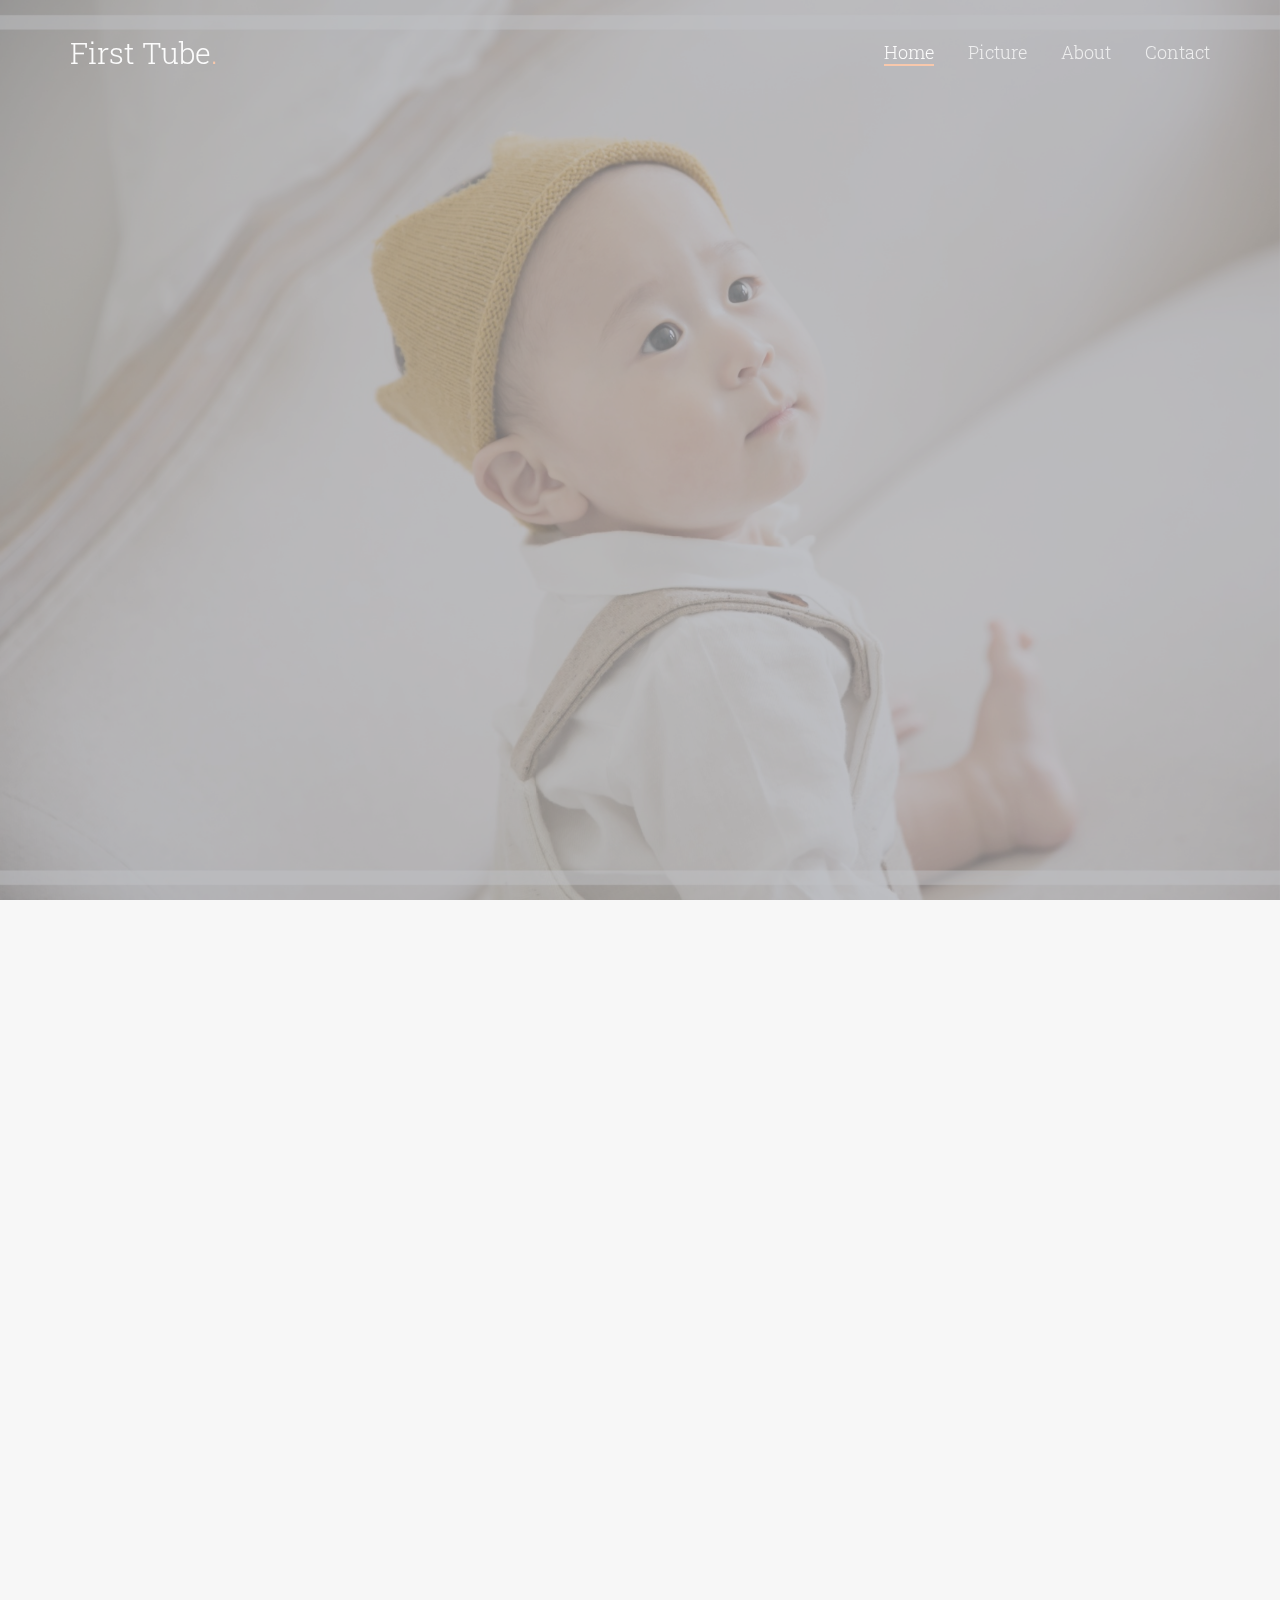
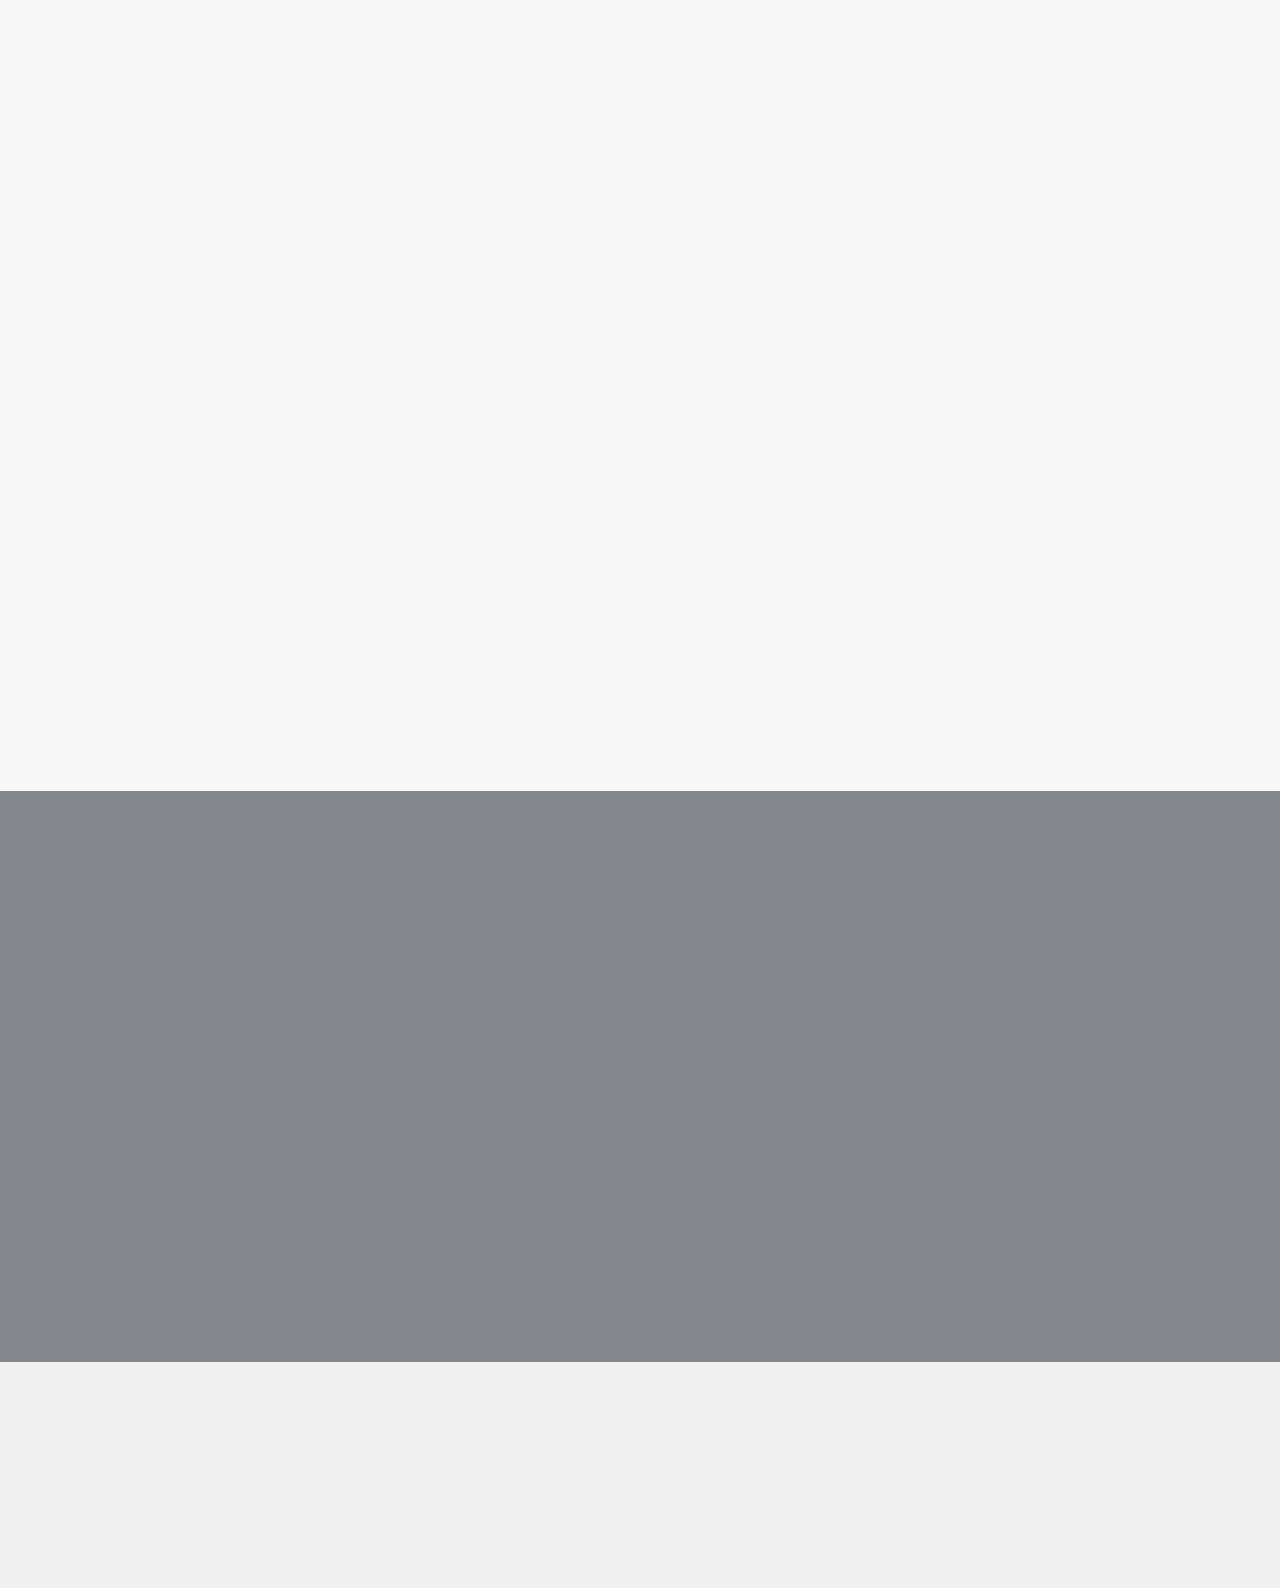
<file: index.html>
<!DOCTYPE html>
<!--[if lt IE 7]>      <html class="no-js lt-ie9 lt-ie8 lt-ie7"> <![endif]-->
<!--[if IE 7]>         <html class="no-js lt-ie9 lt-ie8"> <![endif]-->
<!--[if IE 8]>         <html class="no-js lt-ie9"> <![endif]-->
<!--[if gt IE 8]><!--> <html class="no-js"> <!--<![endif]-->
	<head>
<meta name="naver-site-verification" content="9ef38baee29101044232fc3402f314c61ccb9a31" />
	<meta charset="utf-8">
	<meta http-equiv="X-UA-Compatible" content="IE=edge">
	<title>퍼스트튜브</title>
	<meta name="viewport" content="width=device-width, initial-scale=1">
	<meta name="description" content="Free HTML5 Template by FREEHTML5.CO" />
	<meta name="keywords" content="free html5, free template, free bootstrap, html5, css3, mobile first, responsive" />
	<meta name="author" content="FREEHTML5.CO" />

  <!-- 
	//////////////////////////////////////////////////////

	FREE HTML5 TEMPLATE 
	DESIGNED & DEVELOPED by FREEHTML5.CO
		
	Website: 		http://freehtml5.co/
	Email: 			info@freehtml5.co
	Twitter: 		http://twitter.com/fh5co
	Facebook: 		https://www.facebook.com/fh5co

	//////////////////////////////////////////////////////
	 -->

  	<!-- Facebook and Twitter integration -->
	<meta property="og:title" content=""/>
	<meta property="og:image" content=""/>
	<meta property="og:url" content=""/>
	<meta property="og:site_name" content=""/>
	<meta property="og:description" content=""/>
	<meta name="twitter:title" content="" />
	<meta name="twitter:image" content="" />
	<meta name="twitter:url" content="" />
	<meta name="twitter:card" content="" />

	<!-- Place favicon.ico and apple-touch-icon.png in the root directory -->
	<link rel="shortcut icon" href="favicon.ico">
	<!-- Google Fonts -->
	<link href='https://fonts.googleapis.com/css?family=Roboto+Slab:400,700|Roboto:400,300,700' rel='stylesheet' type='text/css'>
	<!-- Animate -->
	<link rel="stylesheet" href="css/animate.css">
	<!-- Flexslider -->
	<link rel="stylesheet" href="css/flexslider.css">
	<!-- Icomoon -->
	<link rel="stylesheet" href="css/icomoon.css">
	<!-- Bootstrap  -->
	<link rel="stylesheet" href="css/bootstrap.css">

	<link rel="stylesheet" href="css/style.css">


	<!-- Modernizr JS -->
	<script src="js/modernizr-2.6.2.min.js"></script>
	<!-- FOR IE9 below -->
	<!--[if lt IE 9]>
	<script src="js/respond.min.js"></script>
	<![endif]-->

	</head>
	<body>
	
	<div id="fh5co-header">
		<div class="container">
			<!-- Mobile Toggle Menu Button -->
			<a href="#" class="js-fh5co-nav-toggle fh5co-nav-toggle"><i></i></a>
			<div id="fh5co-logo">
				<a href="index.html">First Tube<span>.</span></a>
			</div>
			<nav id="fh5co-main-nav">
				<ul>
					<li><a href="#" data-nav-section="home">Home</a></li>
					<li><a href="#" data-nav-section="portfolio">Picture</a></li>
					<li><a href="#" data-nav-section="about">About</a></li>
					<li><a href="#" data-nav-section="contact">Contact</a></li>
				</ul>
			</nav>
		</div>
	</div>
	<div id="fh5co-main">
		<div class="fh5co-overlay-mobile"></div>
		<div id="fh5co-home" class="js-fullheight" data-section="home">

			<div class="flexslider">
				
				<div class="fh5co-overlay"></div>
				<div class="fh5co-text">
					<div class="container">
						<div class="row text-center">
							<h1 class="animate-box">seojun story</h1>
							<div class="fh5co-go animate-box">
								<a href="#" class="js-fh5co-next">
									See More
									<span><i class="icon-arrow-down2"></i></span>
								</a>
								
							</div>
						</div>
					</div>
				</div>
			  	<ul class="slides">
			   	<li style="background-image: url(images/slide_2.jpg);" data-stellar-background-ratio="0.5"></li>
			   	<li style="background-image: url(images/slide_1.jpg);" data-stellar-background-ratio="0.5"></li>
			   	<li style="background-image: url(images/slide_3.jpg);" data-stellar-background-ratio="0.5"></li>
			  	</ul>

			</div>
		</div>

		<div id="fh5co-portfolio" data-section="portfolio">
			<div class="container">
				<div class="row r-pb">
					<div class="col-md-8 col-md-offset-2 text-center section-heading">
						<h2 class="fh5co-section-title animate-box">Picture</h2>
						<p class="fh5co-lead animate-box">seojun story.</p>
					</div>
				</div>
				<div class="row">
					<div class="col-md-4 col-sm-4 col-xs-6 col-xxs-12 animate-box">
						<div class="img-grid">
							<img src="images/pic_1.jpg" alt="Free HTML5 template by FREEHTML5.co" class="img-responsive">
							<a href="portfolio-single.html" class="transition">
								<div>
									<span class="fh5co-meta">15 images</span>
									<h2 class="fh5co-title">The first birthday of a baby</h2>
								</div>
							</a>
						</div>
					</div>
					<div class="col-md-4 col-sm-4 col-xs-6 col-xxs-12 animate-box">
						<div class="img-grid">
							<img src="images/pic_2.jpg" alt="Free HTML5 template by FREEHTML5.co" class="img-responsive">
							<a href="portfolio-single.html" class="transition">
								<div>
									<span class="fh5co-meta">15 images</span>
									<h2 class="fh5co-title">The first birthday of a baby</h2>
								</div>
							</a>
						</div>
					</div>
					<div class="col-md-4 col-sm-4 col-xs-6 col-xxs-12 animate-box">
						<div class="img-grid">
							<img src="images/pic_3.jpg" alt="Free HTML5 template by FREEHTML5.co" class="img-responsive">
							<a href="portfolio-single.html" class="transition">
								<div>
									<span class="fh5co-meta">15 images</span>
									<h2 class="fh5co-title">The first birthday of a baby</h2>
								</div>
							</a>
						</div>
					</div>

					<div class="col-md-4 col-sm-4 col-xs-6 col-xxs-12 animate-box">
						<div class="img-grid">
							<img src="images/pic_4.jpg" alt="Free HTML5 template by FREEHTML5.co" class="img-responsive">
							<a href="portfolio-single.html" class="transition">
								<div>
									<span class="fh5co-meta">15 images</span>
									<h2 class="fh5co-title">The first birthday of a baby</h2>
								</div>
							</a>
						</div>
					</div>
					<div class="col-md-4 col-sm-4 col-xs-6 col-xxs-12 animate-box">
						<div class="img-grid">
							<img src="images/pic_5.jpg" alt="Free HTML5 template by FREEHTML5.co" class="img-responsive">
							<a href="portfolio-single.html" class="transition">
								<div>
									<span class="fh5co-meta">15 images</span>
									<h2 class="fh5co-title">The first birthday of a baby</h2>
								</div>
							</a>
						</div>
					</div>
					<div class="col-md-4 col-sm-4 col-xs-6 col-xxs-12 animate-box">
						<div class="img-grid">
							<img src="images/pic_6.jpg" alt="Free HTML5 template by FREEHTML5.co" class="img-responsive">
							<a href="portfolio-single.html" class="transition">
								<div>
									<span class="fh5co-meta">15 images</span>
									<h2 class="fh5co-title">The first birthday of a baby</h2>
								</div>
							</a>
						</div>
					</div>

					<div class="col-md-4 col-sm-4 col-xs-6 col-xxs-12 animate-box">
						<div class="img-grid">
							<img src="images/pic_7.jpg" alt="Free HTML5 template by FREEHTML5.co" class="img-responsive">
							<a href="portfolio-single.html" class="transition">
								<div>
									<span class="fh5co-meta">15 images</span>
									<h2 class="fh5co-title">The first birthday of a baby</h2>
								</div>
							</a>
						</div>
					</div>
					<div class="col-md-4 col-sm-4 col-xs-6 col-xxs-12 animate-box">
						<div class="img-grid">
							<img src="images/pic_8.jpg" alt="Free HTML5 template by FREEHTML5.co" class="img-responsive">
							<a href="portfolio-single.html" class="transition">
								<div>
									<span class="fh5co-meta">15 images</span>
									<h2 class="fh5co-title">The first birthday of a baby</h2>
								</div>
							</a>
						</div>
					</div>
					<div class="col-md-4 col-sm-4 col-xs-6 col-xxs-12 animate-box">
						<div class="img-grid">
							<img src="images/pic_9.jpg" alt="Free HTML5 template by FREEHTML5.co" class="img-responsive">
							<a href="portfolio-single.html" class="transition">
								<div>
									<span class="fh5co-meta">15 images</span>
									<h2 class="fh5co-title">The first birthday of a baby</h2>
								</div>
							</a>
						</div>
					</div>

					<div class="col-md-4 col-sm-4 col-xs-6 col-xxs-12 animate-box">
						<div class="img-grid">
							<img src="images/pic_10.jpg" alt="Free HTML5 template by FREEHTML5.co" class="img-responsive">
							<a href="portfolio-single.html" class="transition">
								<div>
									<span class="fh5co-meta">15 images</span>
									<h2 class="fh5co-title">The first birthday of a baby</h2>
								</div>
							</a>
						</div>
					</div>
					<div class="col-md-4 col-sm-4 col-xs-6 col-xxs-12 animate-box">
						<div class="img-grid">
							<img src="images/pic_11.jpg" alt="Free HTML5 template by FREEHTML5.co" class="img-responsive">
							<a href="portfolio-single.html" class="transition">
								<div>
									<span class="fh5co-meta">15 images</span>
									<h2 class="fh5co-title">The first birthday of a baby</h2>
								</div>
							</a>
						</div>
					</div>
					<div class="col-md-4 col-sm-4 col-xs-6 col-xxs-12 animate-box">
						<div class="img-grid">
							<img src="images/pic_12.jpg" alt="Free HTML5 template by FREEHTML5.co" class="img-responsive">
							<a href="portfolio-single.html" class="transition">
								<div>
									<span class="fh5co-meta">15 images</span>
									<h2 class="fh5co-title">The first birthday of a baby</h2>
								</div>
							</a>
						</div>
					</div>

				</div>
			</div>
		</div>

		<div id="fh5co-about" data-section="about">
			<div class="container">
				<div class="row r-pb">
					<div class="col-md-8 col-md-offset-2 text-center section-heading animate-box">
						<h2 class="fh5co-section-title">About</h2>
						<p class="fh5co-lead">birthday 2016.10.25 16:13.</p>
					</div>
				</div>
				<div class="row">
					<div class="col-md-6 animate-box">
						<div class="fh5co-text with-plus">
							<h2>Kyeongsu</h2>
							<span class="fh5co-meta">dad</span>
							<p>birthday 1986.08.21.</p>
						</div>
					</div>
					<div class="col-md-6 animate-box">
						<div class="fh5co-text">
							<h2>Eunyoung</h2>
							<span class="fh5co-meta">mom</span>
							<p>birthday 1988.08.12.</p>
						</div>
					</div>

				</div>
			</div>
		</div>

		
<!--
		<div id="fh5co-contact" data-section="contact">
			<div class="container">
				<div class="row">
					<div class="col-md-8 col-md-offset-2 text-center section-heading">
						<h2 class="fh5co-section-title animate-box">Contact</h2>
						<p class="fh5co-lead animate-box">abc1.</p>
						<p class="animate-box">abc2.</p>
						<p class="animate-box"><a href="http://freehtml5.co/" target="_blank" class="btn btn-primary btn-lg">Get in touch</a></p>
					</div>
				</div>
			</div>
		</div>
-->

<!--
		<div id="fh5co-testimony" style="background-image: url(images/slide_3.jpg);" data-stellar-background-ratio="0.5">
			<div class="fh5co-overlay"></div>
			<div class="container">
				<div class="row">
					<div class="flexslider animate-box">
							<ul class="slides">
								<li>
									<blockquote>
										<p>&ldquo;abc3.&rdquo; <cite>&mdash; abc3</cite></p>
									</blockquote>
								</li>
								<li>
									<blockquote>
										<p>&ldquo;abc4.&rdquo; <cite>&mdash; abc4</cite></p>
									</blockquote>
								</li>
								<li>
									<blockquote>
										<p>&ldquo;abc5.&rdquo; <cite>&mdash; abc5</cite></p>
									</blockquote>
								</li>
								
								
							</ul>
						</div>

				</div>
			</div>
		</div>
-->
<!--
<div class="ad-banner">
<ins class="kakao_ad_area" style="display:none;" 
 data-ad-unit    = "DAN-EnVIp5vgiwykQJKM" 
 data-ad-width   = "320" 
 data-ad-height  = "100"></ins> 
<script type="text/javascript" src="//t1.daumcdn.net/kas/static/ba.min.js" async></script>
</div>
-->
		<div id="fh5co-footer">
			<div class="container">
				<div class="row">
					<div class="col-md-6 col-sm-6 animate-box">
						<div class="fh5co-footer-widget">
							<p>&copy; Fotografy Free HTML5 Template. All Rights Reserved.</p>
							<p>Designed by <a href="http://freehtml5.co/">FREEHTML5.co</a> Demo Images: <a href="http://unsplash.com/" target="_blank">Unsplash</a> &amp; <a href="http://pexels.com/" target="_blank">Pexels</a></p>
						</div>
					</div>
					<div class="col-md-6 col-sm-6 animate-box">
						<div class="fh5co-footer-widget">
							<ul class="fh5co-social pull-right">
								<li>
									<a href="#"><i class="icon-twitter"></i></a>
								</li>
								<li>
									<a href="#"><i class="icon-facebook"></i></a>
								</li>
								<li>
									<a href="#"><i class="icon-vine"></i></a>
								</li>
								<li>
									<a href="#"><i class="icon-behance"></i></a>
								</li>
								<li>
									<a href="#"><i class="icon-google"></i></a>
								</li>
								<li>
									<a href="#"><i class="icon-vimeo"></i></a>
								</li>
							</ul>
						<div class="fh5co-footer-widget">
					</div>
				</div>
			</div>
		</div>

	</div> <!-- END fh5co-page -->

	<!-- jQuery -->
	<script src="js/jquery.min.js"></script>
	<!-- jQuery Easing -->
	<script src="js/jquery.easing.1.3.js"></script>
	<!-- Bootstrap -->
	<script src="js/bootstrap.min.js"></script>
	<!-- Waypoints -->
	<script src="js/jquery.waypoints.min.js"></script>
	<!-- Stellar Parallax -->
	<script src="js/jquery.stellar.min.js"></script>
	<!-- Flexslider -->
	<script src="js/jquery.flexslider-min.js"></script>
	<!-- Main JS -->
	<script src="js/main.js"></script>

	</body> 
</html>
</file>
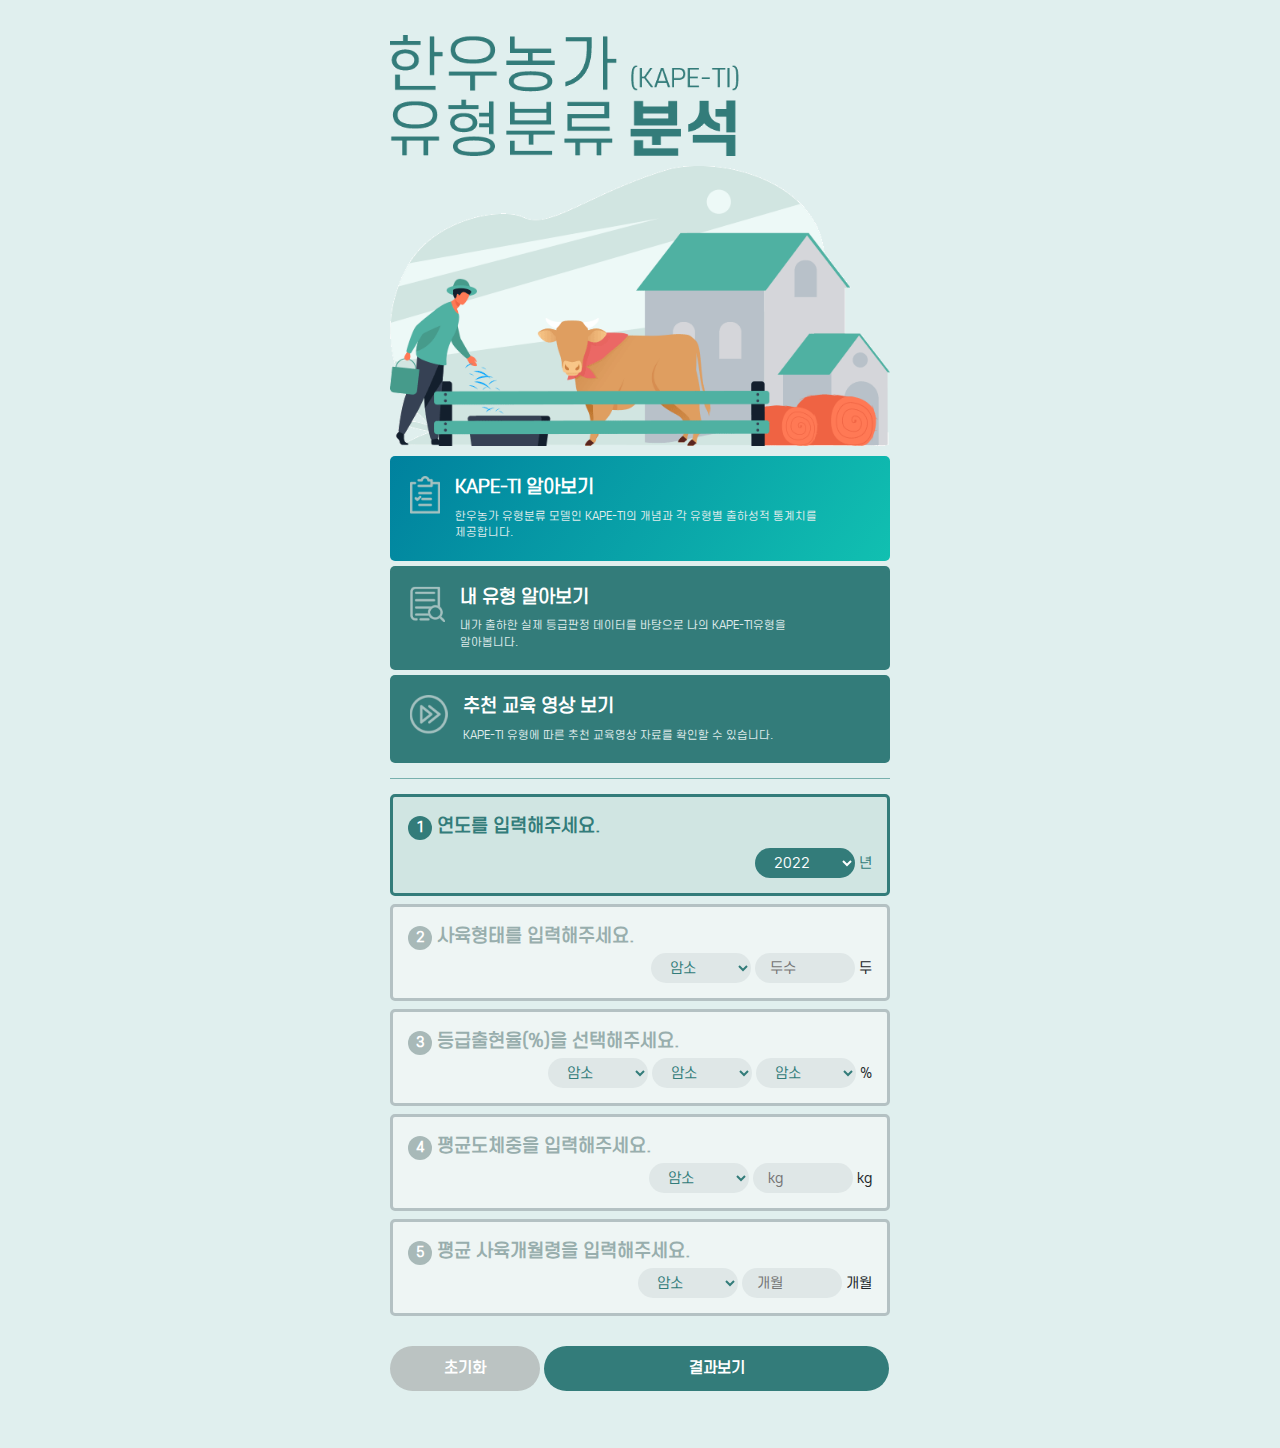
<file: KAPE/index.html>
<meta name="viewport" content="width=device-width, initial-scale=1.0">
<html>

<head>
	<meta http-equiv="Content-Type" content="text/html; charset=utf-8" />
	<!-- 부트스트랩 CSS -->
	<link rel="stylesheet" href="webapp/component/bootstrap-5.2.2/css/bootstrap.min.css">

	<!-- test css -->
	<link rel="stylesheet" href="webapp/css/common.css"/>
	<link rel="stylesheet" href="webapp/css/style.css"/>
	

	<!--자바스크립트 bootstrap-5.2.2 -->
	<script src="webapp/component/bootstrap-5.2.2/js/bootstrap.min.js"></script>
</head>

<body>
	<div class="body_wrap">
		<img src="webapp/image/kape_h1.png" class="kape_h1">
		<img src="webapp/image/kape_bg.png" class="kape_bg">
		<div class="link_wrap">
			<a href="#" class="link_01 active">
				<img src="webapp/image/kape_01.png">
				<dl>
					<dt>KAPE-TI 알아보기</dt>
					<dd>한우농가 유형분류 모델인 KAPE-TI의 개념과 각 유형별 출하성적 통계치를 제공합니다.</dd>
				</dl>
			</a>
			<a href="#" class="link_02">
				<img src="webapp/image/kape_02.png">
				<dl>
					<dt>내 유형 알아보기</dt>
					<dd>내가 출하한 실제 등급판정 데이터를 바탕으로 나의 KAPE-TI유형을 알아봅니다.</dd>
				</dl>
			</a>
			<a href="#" class="link_03">
				<img src="webapp/image/kape_03.png">
				<dl>
					<dt>추천 교육 영상 보기</dt>
					<dd>KAPE-TI 유형에 따른 추천 교육영상 자료를 확인할 수 있습니다.</dd>
				</dl>
			</a>
		</div>

		<ul class="kape_list">
			<li class="active">
				<p><Strong>1</Strong>연도를 입력해주세요.</p>
				<div class="select_wrap">
					<select>
						<option value="2022">2022</option>
						<option value="2021">2021</option>
					</select>
					<span>년</span>
				</div>
			</li>
			<li>
				<p><Strong>2</Strong>사육형태를 입력해주세요.</p>
				<div class="select_wrap">
					<select>
						<option value="암소">암소</option>
					</select>
					<input placeholder="두수">
					<span>두</span>
				</div>
			</li>
			<li>
				<p><Strong>3</Strong>등급출현율(%)을 선택해주세요.</p>
				<div class="select_wrap">
					<select>
						<option value="암소">암소</option>
					</select>
					<select>
						<option value="암소">암소</option>
					</select>
					<select>
						<option value="암소">암소</option>
					</select>
					<span>%</span>
				</div>
			</li>
			<li>
				<p><Strong>4</Strong>평균도체중을 입력해주세요.</p>
				<div class="select_wrap">
					<select>
						<option value="암소">암소</option>
					</select>
					<input placeholder="kg">
					<span>kg</span>
				</div>
			</li>
			<li>
				<p><Strong>5</Strong>평균 사육개월령을 입력해주세요.</p>
				<div class="select_wrap">
					<select>
						<option value="암소">암소</option>
					</select>
					<input placeholder="개월">
					<span>개월</span>
				</div>
			</li>
		</ul>
		<div class="btn_wrap">
			<a href="#" class="btn_01 btn">초기화</a>
			<a href="#" class="btn_02 btn">결과보기</a>
		</div>
		
	</div>
</body>

</html>
</file>
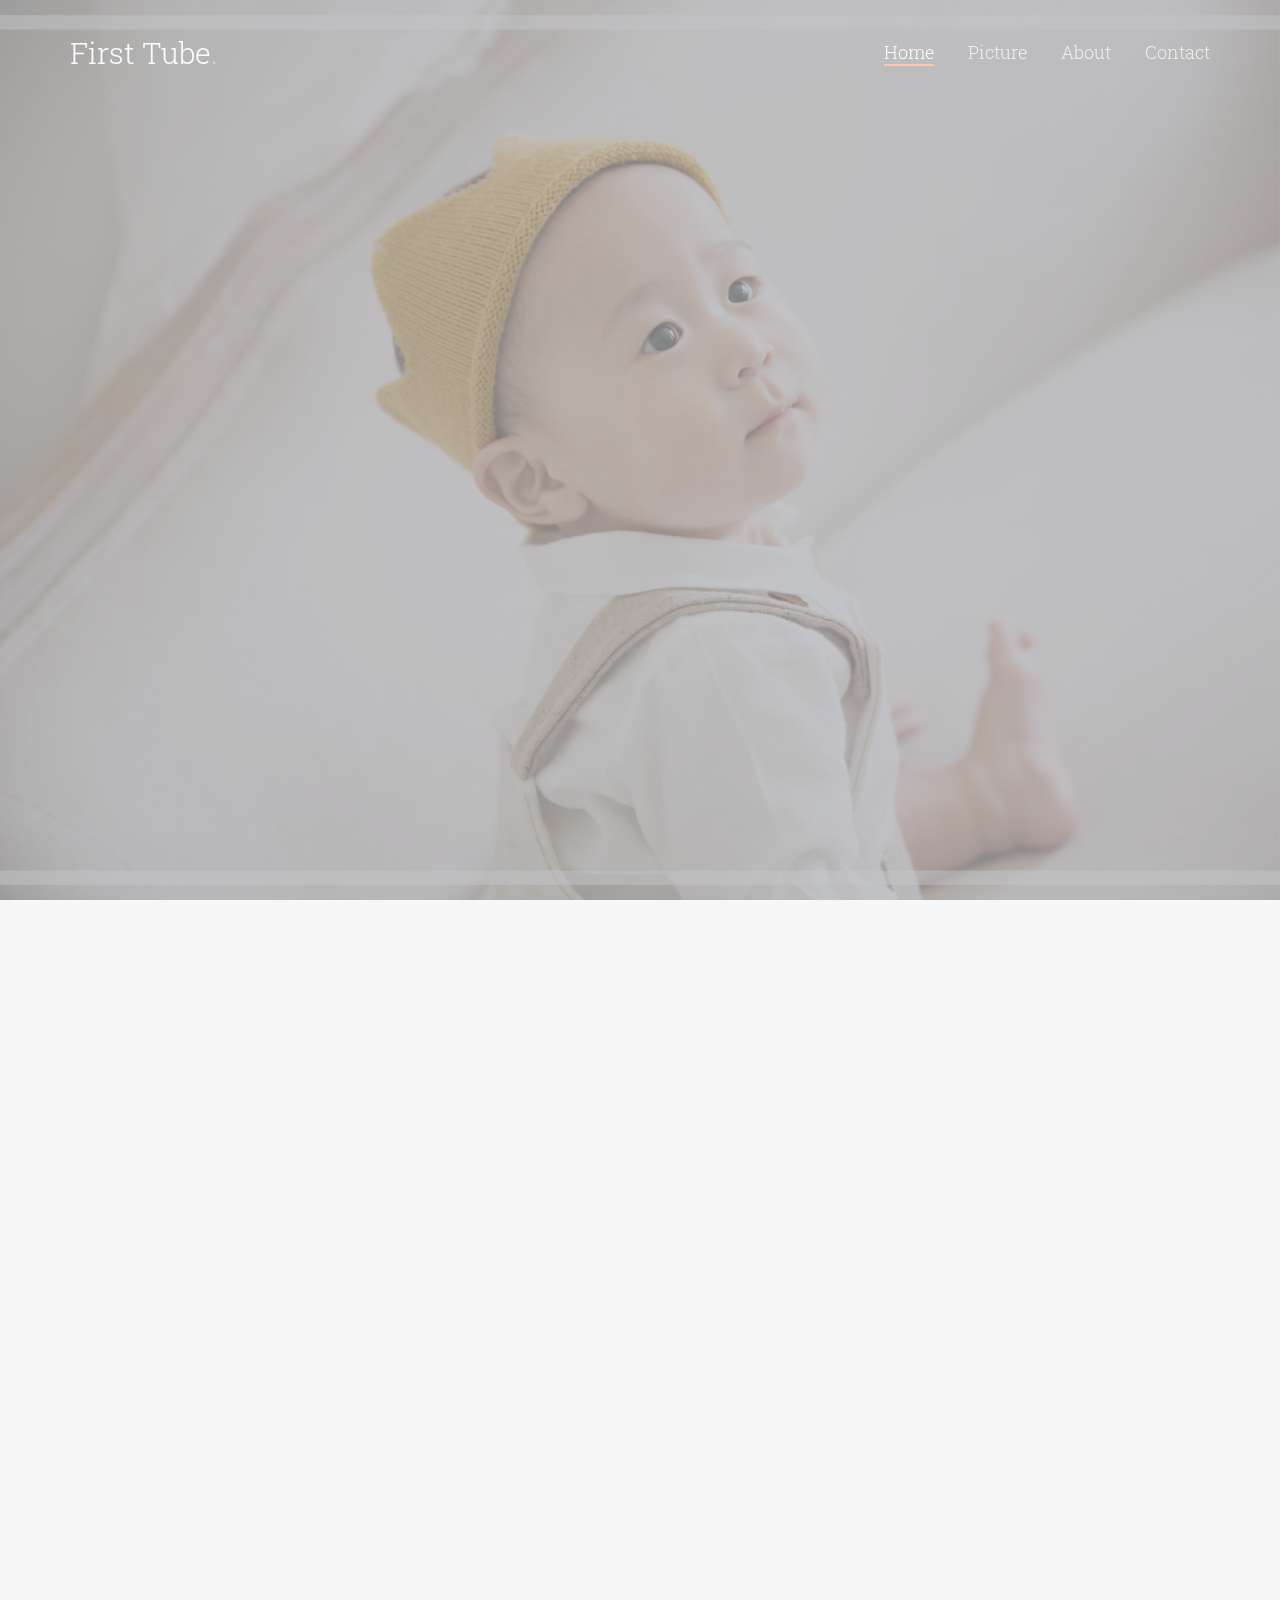
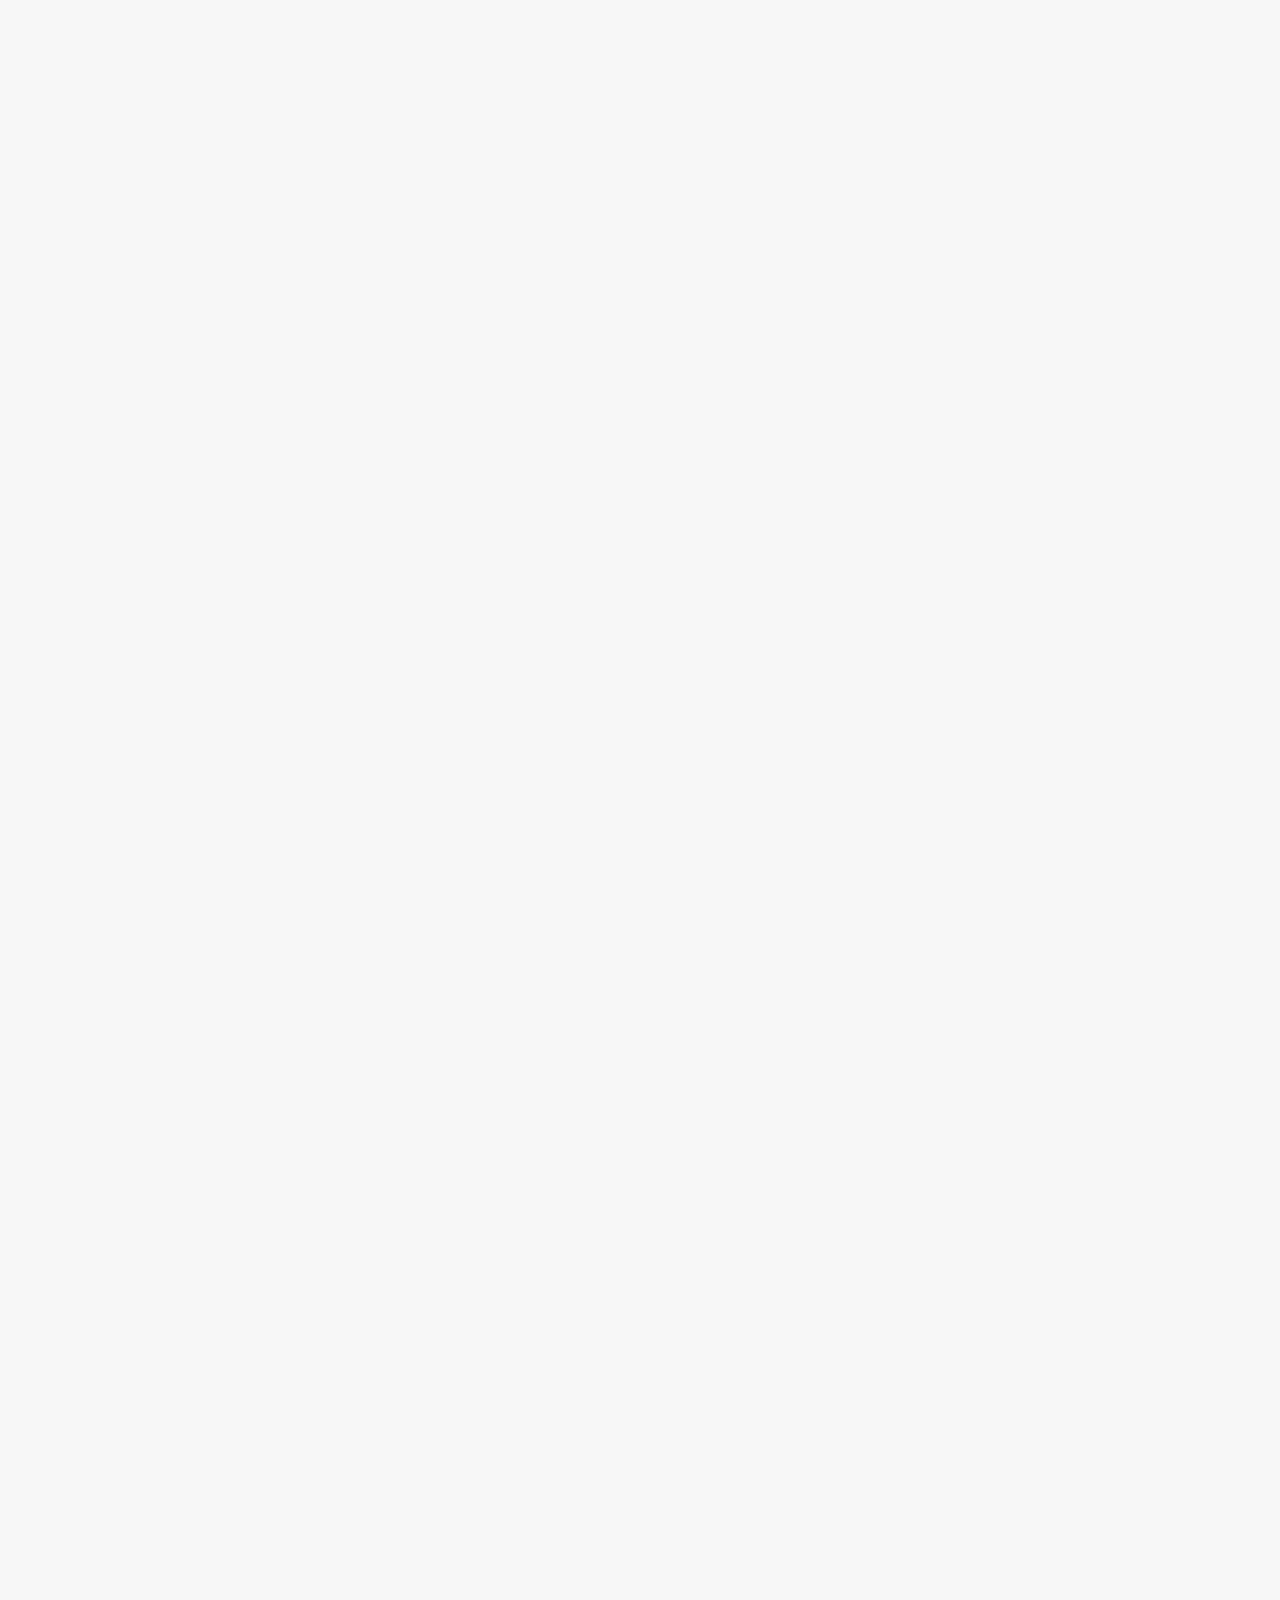
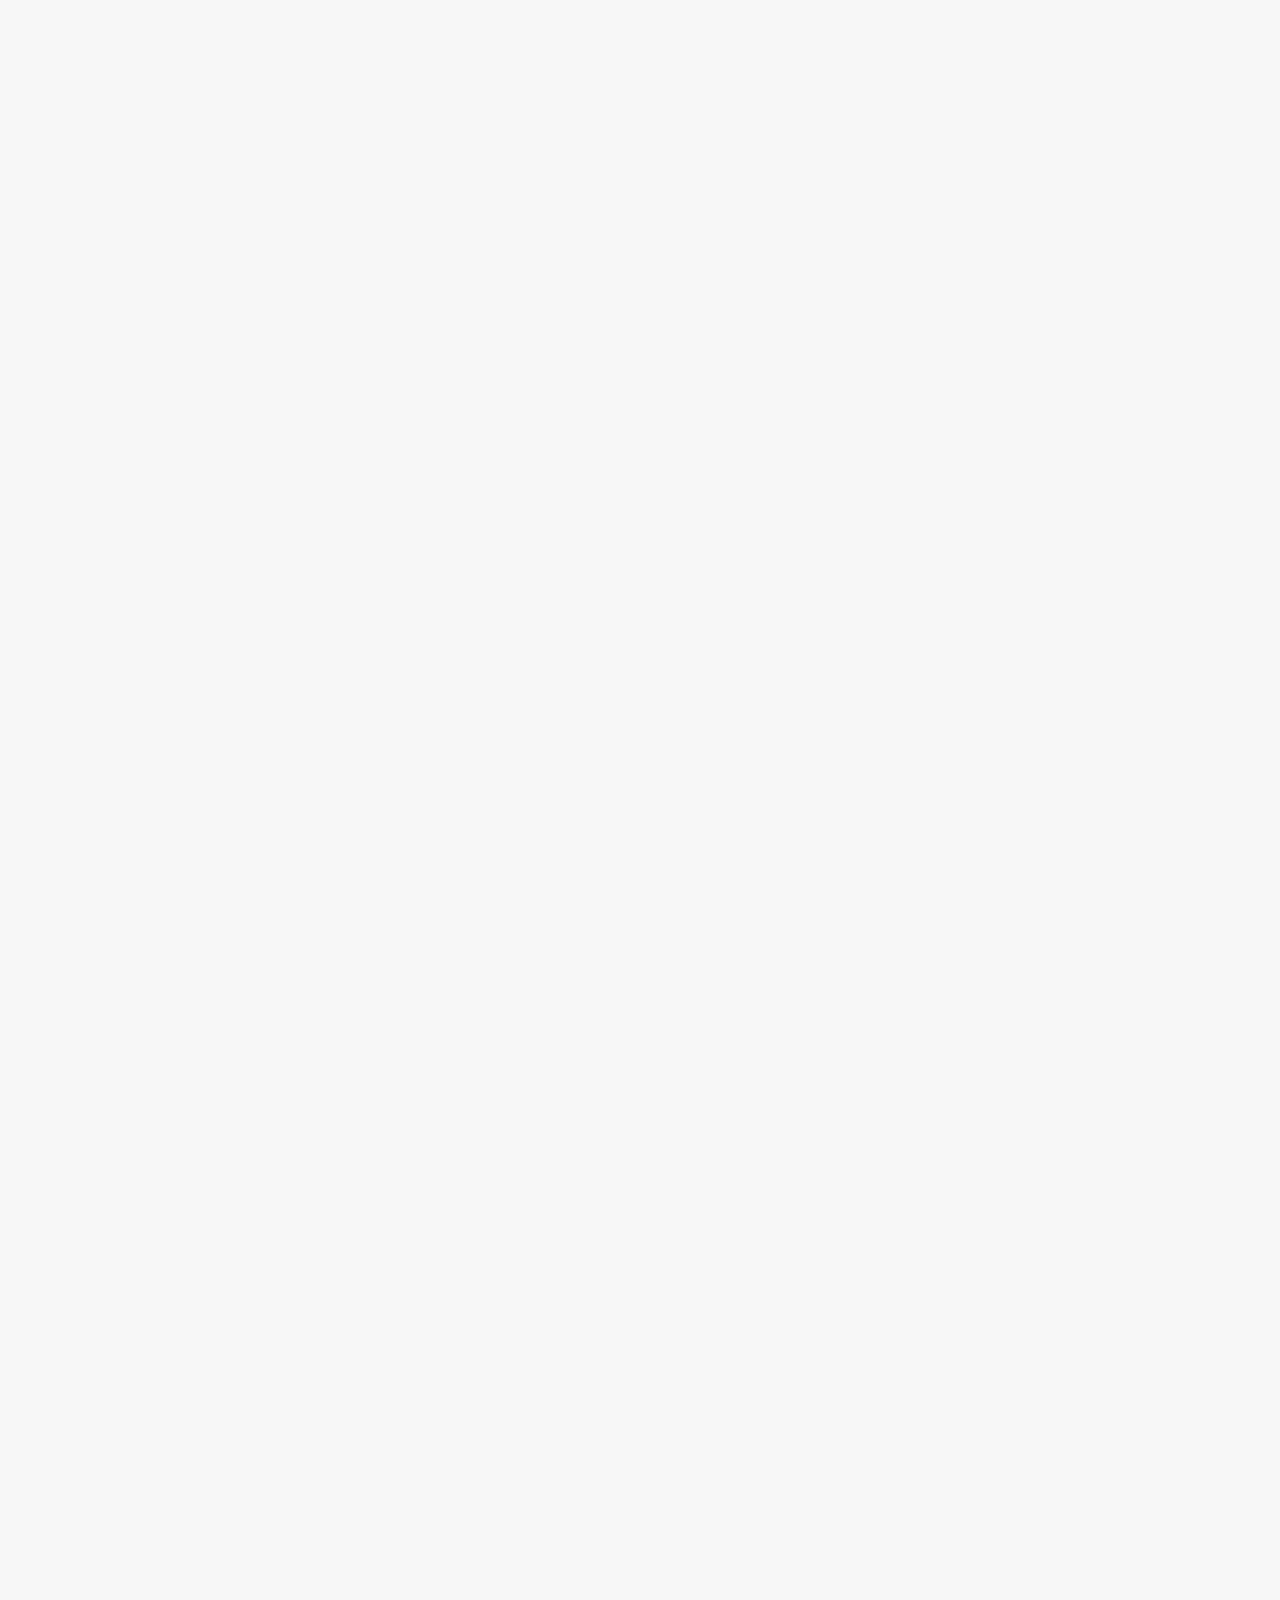
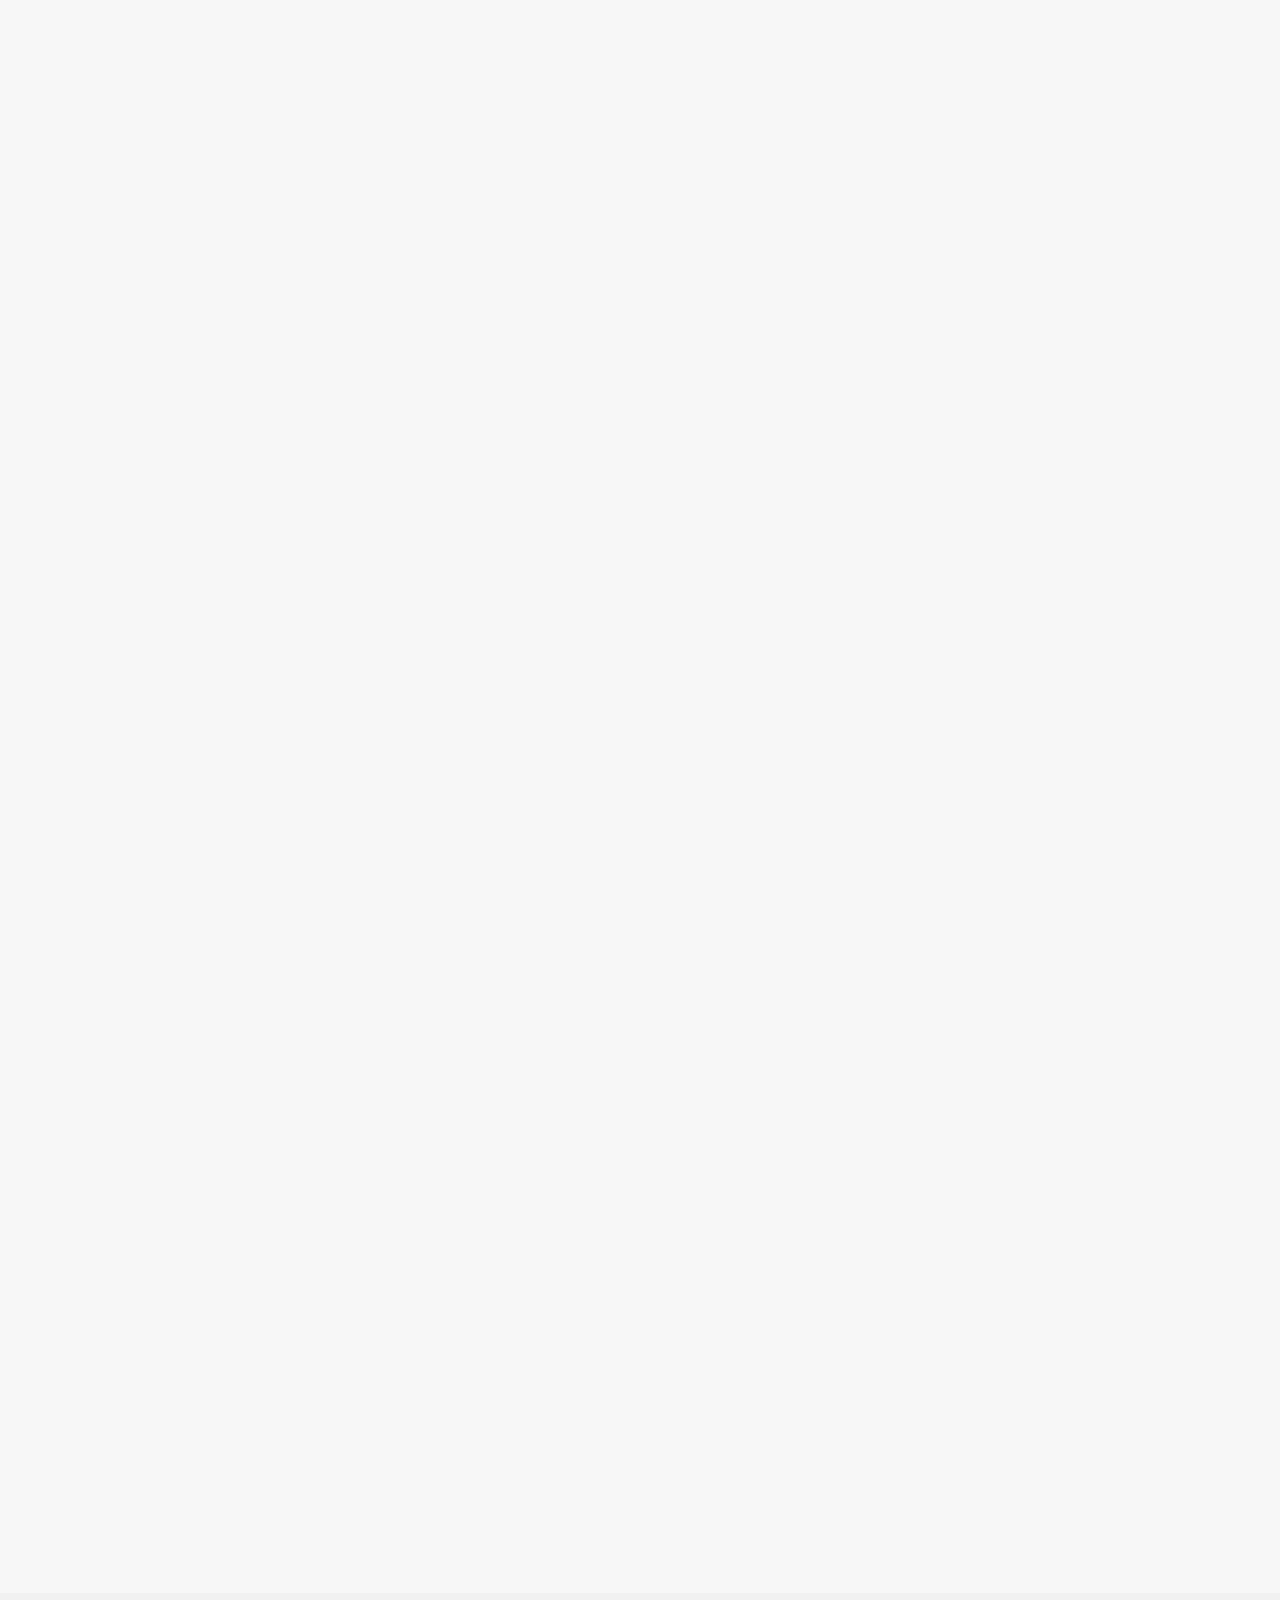
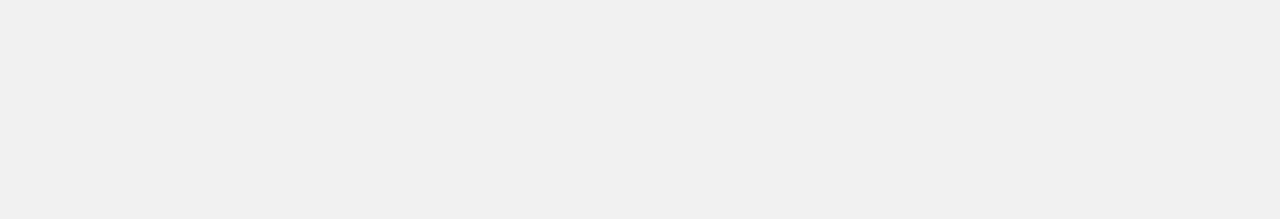
<file: portfolio-single.html>
<!DOCTYPE html>
<!--[if lt IE 7]>      <html class="no-js lt-ie9 lt-ie8 lt-ie7"> <![endif]-->
<!--[if IE 7]>         <html class="no-js lt-ie9 lt-ie8"> <![endif]-->
<!--[if IE 8]>         <html class="no-js lt-ie9"> <![endif]-->
<!--[if gt IE 8]><!--> <html class="no-js"> <!--<![endif]-->
	<head>
	<meta charset="utf-8">
	<meta http-equiv="X-UA-Compatible" content="IE=edge">
	<title>퍼스트튜브</title>
	<meta name="viewport" content="width=device-width, initial-scale=1">
	<meta name="description" content="Free HTML5 Template by FREEHTML5.CO" />
	<meta name="keywords" content="free html5, free template, free bootstrap, html5, css3, mobile first, responsive" />
	<meta name="author" content="FREEHTML5.CO" />

  <!-- 
	//////////////////////////////////////////////////////

	FREE HTML5 TEMPLATE 
	DESIGNED & DEVELOPED by FREEHTML5.CO
		
	Website: 		http://freehtml5.co/
	Email: 			info@freehtml5.co
	Twitter: 		http://twitter.com/fh5co
	Facebook: 		https://www.facebook.com/fh5co

	//////////////////////////////////////////////////////
	 -->

  	<!-- Facebook and Twitter integration -->
	<meta property="og:title" content=""/>
	<meta property="og:image" content=""/>
	<meta property="og:url" content=""/>
	<meta property="og:site_name" content=""/>
	<meta property="og:description" content=""/>
	<meta name="twitter:title" content="" />
	<meta name="twitter:image" content="" />
	<meta name="twitter:url" content="" />
	<meta name="twitter:card" content="" />

	<!-- Place favicon.ico and apple-touch-icon.png in the root directory -->
	<link rel="shortcut icon" href="favicon.ico">
	<!-- Google Fonts -->
	<link href='https://fonts.googleapis.com/css?family=Roboto+Slab:400,700|Roboto:400,300,700' rel='stylesheet' type='text/css'>
	<!-- Animate -->
	<link rel="stylesheet" href="css/animate.css">
	<!-- Flexslider -->
	<link rel="stylesheet" href="css/flexslider.css">
	<!-- Icomoon -->
	<link rel="stylesheet" href="css/icomoon.css">
	<!-- Bootstrap  -->
	<link rel="stylesheet" href="css/bootstrap.css">

	<link rel="stylesheet" href="css/style.css">


	<!-- Modernizr JS -->
	<script src="js/modernizr-2.6.2.min.js"></script>
	<!-- FOR IE9 below -->
	<!--[if lt IE 9]>
	<script src="js/respond.min.js"></script>
	<![endif]-->

	</head>
	<body>
	
	<div id="fh5co-header">
		<div class="container">
			<!-- Mobile Toggle Menu Button -->
			<a href="#" class="js-fh5co-nav-toggle fh5co-nav-toggle"><i></i></a>
			<div id="fh5co-logo">
				<a href="index.html" class="transition">First Tube<span>.</span></a>
			</div>
			<nav id="fh5co-main-nav">
				<ul>
					<li><a href="index.html" class="transition" data-nav-section="home">Home</a></li>
					<li><a href="index.html" class="transition" data-nav-section="portfolio">Picture</a></li>
					<li><a href="index.html" class="transition" data-nav-section="about">About</a></li>
					<li><a href="index.html" class="transition" data-nav-section="contact">Contact</a></li>
				</ul>
			</nav>
		</div>
	</div>
	<div id="fh5co-main">
		<div class="fh5co-overlay-mobile"></div>
		<div id="fh5co-home" class="js-fullheight" data-section="home">

			<div class="flexslider">
				
				<div class="fh5co-overlay"></div>
				<div class="fh5co-text">
					<div class="container">
						<div class="row text-center">
							<h1 class="animate-box">seojun story</h1>
							<div class="fh5co-go animate-box">
								<a href="#" class="js-fh5co-next">
									See More
									<span><i class="icon-arrow-down2"></i></span>
								</a>
								
							</div>
						</div>
					</div>
				</div>
			  	<ul class="slides">
			   	<li style="background-image: url(images/slide_2.jpg);" data-stellar-background-ratio="0.5"></li>
			  	</ul>

			</div>
		</div>

		<div id="fh5co-content">
			<div class="container">
				<div class="row r-pb">
					<div class="col-md-8 col-md-offset-2 text-center section-heading">
						<h2 class="fh5co-section-title animate-box">Intro Text</h2>
						<p class="fh5co-lead animate-box">Detail View.</p>
					</div>
				</div>

				<div class="row">
					<figure class="animate-box">
						<img src="images/slide_3.jpg" alt="Free HTML5 Template by FREEHTML5.co" class="img-responsive">
					</figure>
					<figure class="animate-box">
						<img src="images/slide_2.jpg" alt="Free HTML5 Template by FREEHTML5.co" class="img-responsive">
					</figure>
					<figure class="animate-box">
						<img src="images/slide_1.jpg" alt="Free HTML5 Template by FREEHTML5.co" class="img-responsive">
					</figure>
					<figure class="animate-box">
						<img src="images/pic_13.jpg" alt="Free HTML5 Template by FREEHTML5.co" class="img-responsive">
					</figure>
					<figure class="animate-box">
						<img src="images/pic_14.jpg" alt="Free HTML5 Template by FREEHTML5.co" class="img-responsive">
					</figure>
				</div>
	
			</div>
		</div>

		<div id="fh5co-footer">
			<div class="container">
				<div class="row">
					<div class="col-md-6 col-sm-6 animate-box">
						<div class="fh5co-footer-widget">
							<p>&copy; Fotografy Free HTML5 Template. All Rights Reserved.</p>
							<p>Designed by <a href="http://freehtml5.co/">FREEHTML5.co</a> Demo Images: <a href="http://unsplash.com/" target="_blank">Unsplash</a> &amp; <a href="http://pexels.com/" target="_blank">Pexels</a></p>
						</div>
					</div>
					<div class="col-md-6 col-sm-6 animate-box">
						<div class="fh5co-footer-widget">
							<ul class="fh5co-social pull-right">
								<li>
									<a href="#"><i class="icon-twitter"></i></a>
								</li>
								<li>
									<a href="#"><i class="icon-facebook"></i></a>
								</li>
								<li>
									<a href="#"><i class="icon-vine"></i></a>
								</li>
								<li>
									<a href="#"><i class="icon-behance"></i></a>
								</li>
								<li>
									<a href="#"><i class="icon-google"></i></a>
								</li>
							</ul>
						<div class="fh5co-footer-widget"> 
					</div>
				</div>
			</div>
		</div>

	</div> <!-- END fh5co-page -->

	<!-- jQuery -->
	<script src="js/jquery.min.js"></script>
	<!-- jQuery Easing -->
	<script src="js/jquery.easing.1.3.js"></script>
	<!-- Bootstrap -->
	<script src="js/bootstrap.min.js"></script>
	<!-- Waypoints -->
	<script src="js/jquery.waypoints.min.js"></script>
	<!-- Stellar Parallax -->
	<script src="js/jquery.stellar.min.js"></script>
	<!-- Flexslider -->
	<script src="js/jquery.flexslider-min.js"></script>
	<!-- Main JS -->
	<script src="js/main.js"></script>

	</body>
</html>
</file>
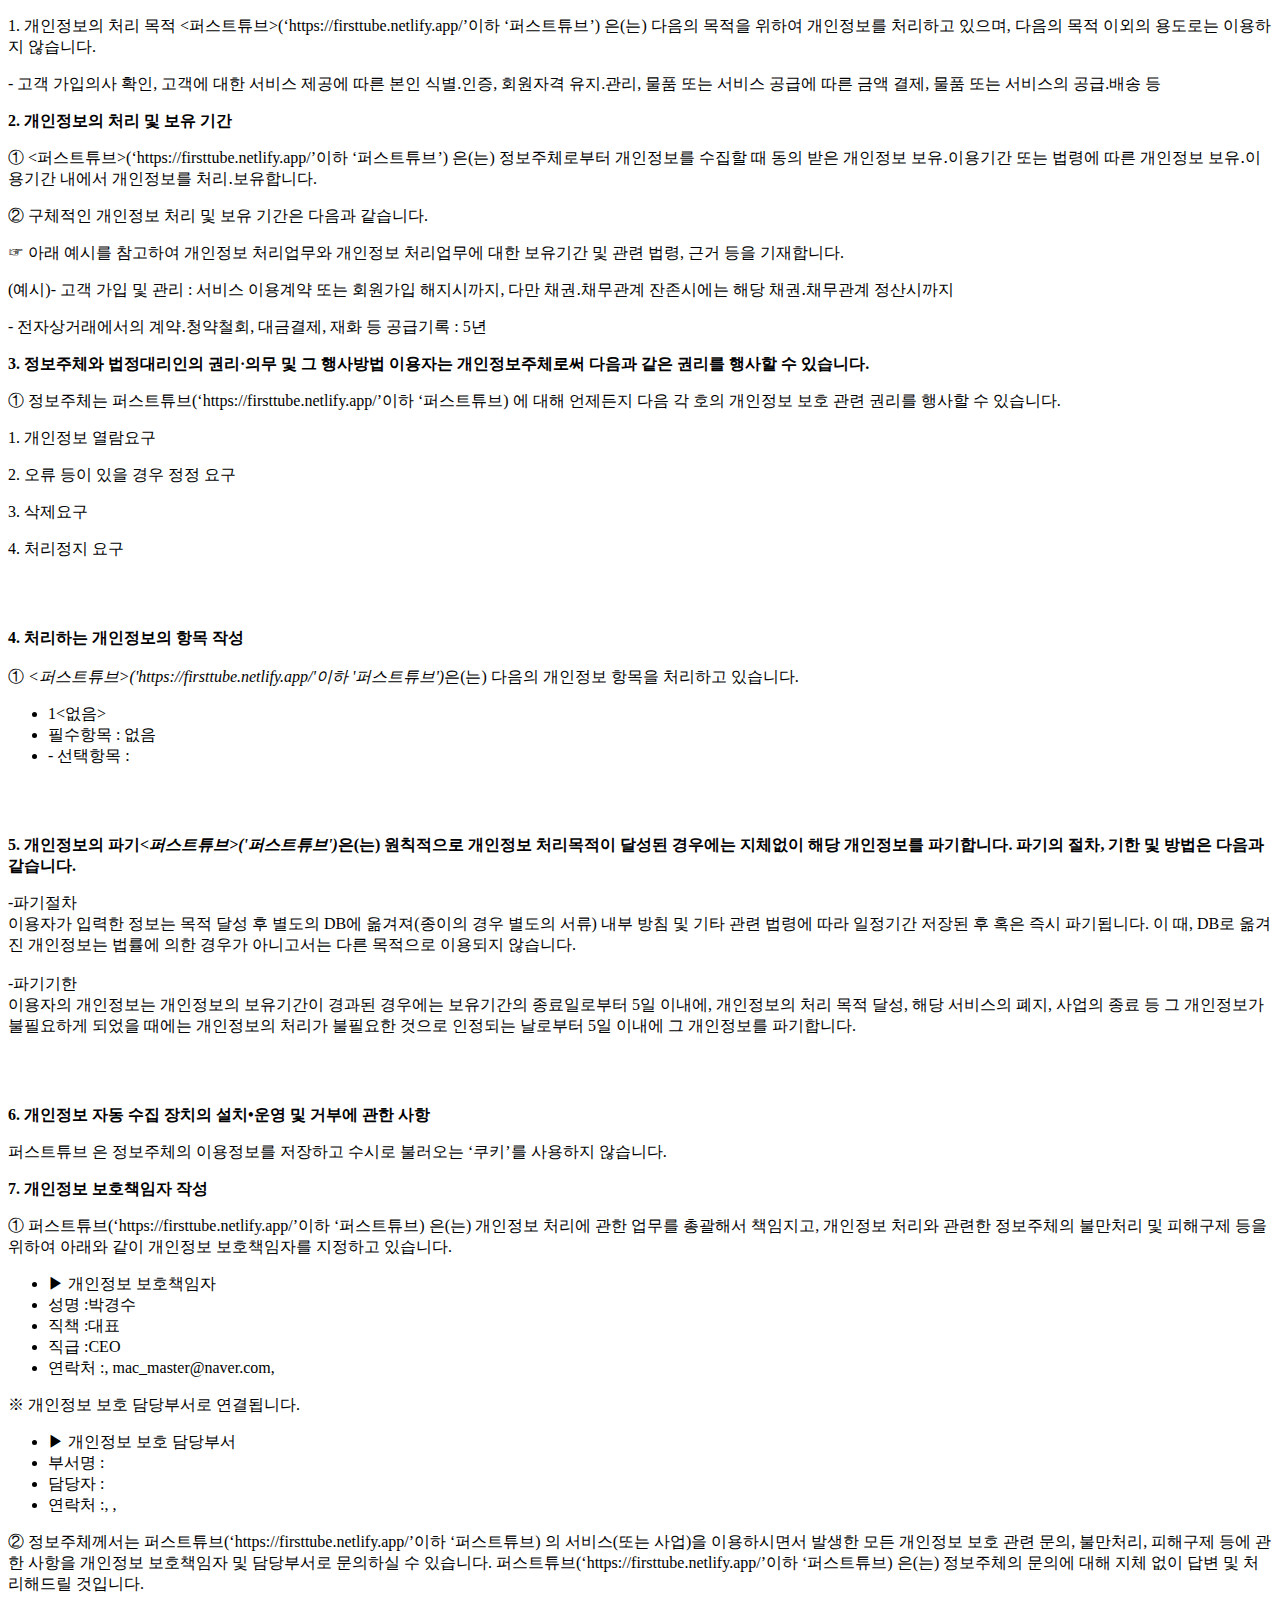
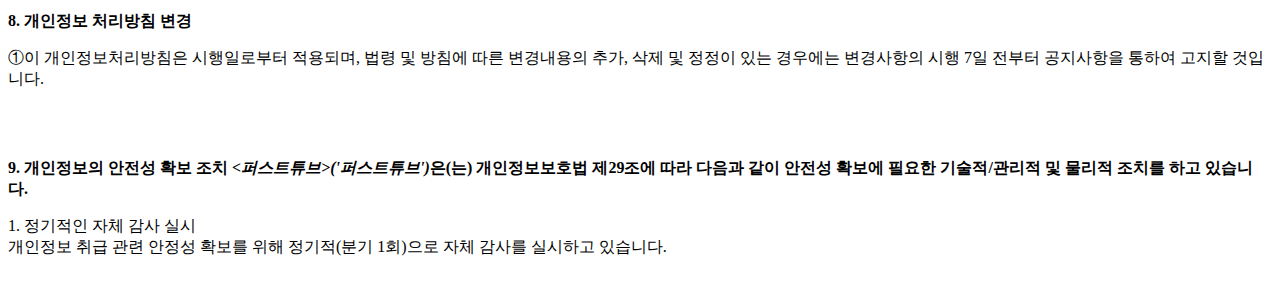
<file: privacy.html>
<!DOCTYPE html PUBLIC "-//W3C//DTD XHTML 1.0 Transitional//EN" "http://www.w3.org/TR/xhtml1/DTD/xhtml1-transitional.dtd">
<html xmlns="http://www.w3.org/1999/xhtml" xml:lang="ko" lang="ko">
<head>
<meta http-equiv="Content-Type" content="text/html; charset=UTF-8">


<title>개인정보처리방침</title>
</head>
<body>
	<p><p class='sub_p mgt10'><span class='colorLightBlue'>1. 개인정보의 처리 목적</span> <퍼스트튜브>(‘https://firsttube.netlify.app/’이하 ‘퍼스트튜브’) 은(는) 다음의 목적을 위하여 개인정보를 처리하고 있으며, 다음의 목적 이외의 용도로는 이용하지 않습니다.</p><p class='sub_p'> - 고객 가입의사 확인, 고객에 대한 서비스 제공에 따른 본인 식별.인증, 회원자격 유지.관리, 물품 또는 서비스 공급에 따른 금액 결제, 물품 또는 서비스의 공급.배송 등</p><p class='sub_p mgt30'><strong>2. 개인정보의 처리 및 보유 기간</strong></p><p class='sub_p mgt10'>① <퍼스트튜브>(‘https://firsttube.netlify.app/’이하 ‘퍼스트튜브’) 은(는) 정보주체로부터 개인정보를 수집할 때 동의 받은 개인정보 보유․이용기간 또는 법령에 따른 개인정보 보유․이용기간 내에서 개인정보를 처리․보유합니다.</p><p class='sub_p mgt10'>② 구체적인 개인정보 처리 및 보유 기간은 다음과 같습니다.</p><p class='sub_p'>☞ 아래 예시를 참고하여 개인정보 처리업무와  개인정보 처리업무에 대한 보유기간 및 관련 법령, 근거 등을 기재합니다.</p><p class='sub_p'>(예시)- 고객 가입 및 관리 : 서비스 이용계약 또는 회원가입 해지시까지, 다만 채권․채무관계 잔존시에는 해당 채권․채무관계 정산시까지</p><p class='sub_p'>- 전자상거래에서의 계약․청약철회, 대금결제, 재화 등 공급기록 : 5년 </p>

<p class="lh6 bs4"><strong>3. 정보주체와 법정대리인의 권리·의무 및 그 행사방법 이용자는 개인정보주체로써 다음과 같은 권리를 행사할 수 있습니다.</strong></p><p class="ls2">① 정보주체는 퍼스트튜브(‘https://firsttube.netlify.app/’이하 ‘퍼스트튜브) 에 대해 언제든지 다음 각 호의 개인정보 보호 관련 권리를 행사할 수 있습니다.</p><p class='sub_p'>1. 개인정보 열람요구</p><p class='sub_p'> 2. 오류 등이 있을 경우 정정 요구</p><p class='sub_p'> 3. 삭제요구</p><p class='sub_p'> 4. 처리정지 요구</p></br></br><p class='lh6 bs4'><strong>4. 처리하는 개인정보의 항목 작성 </strong></br></br> ① <em class="emphasis"><퍼스트튜브>('https://firsttube.netlify.app/'이하  '퍼스트튜브')</em>은(는) 다음의 개인정보 항목을 처리하고 있습니다.</p><ul class='list_indent2 mgt10'><li class='tt'>1<없음></li><li>필수항목 : 없음</li><li>- 선택항목 : </li></ul></br></br><p class='lh6 bs4'><strong>5. 개인정보의 파기<em class="emphasis"><퍼스트튜브>('퍼스트튜브')</em>은(는) 원칙적으로 개인정보 처리목적이 달성된 경우에는 지체없이 해당 개인정보를 파기합니다. 파기의 절차, 기한 및 방법은 다음과 같습니다.</strong></p><p class='ls2'>-파기절차</br>이용자가 입력한 정보는 목적 달성 후 별도의 DB에 옮겨져(종이의 경우 별도의 서류) 내부 방침 및 기타 관련 법령에 따라 일정기간 저장된 후 혹은 즉시 파기됩니다. 이 때, DB로 옮겨진 개인정보는 법률에 의한 경우가 아니고서는 다른 목적으로 이용되지 않습니다.</br></br>-파기기한</br>이용자의 개인정보는 개인정보의 보유기간이 경과된 경우에는 보유기간의 종료일로부터 5일 이내에, 개인정보의 처리 목적 달성, 해당 서비스의 폐지, 사업의 종료 등 그 개인정보가 불필요하게 되었을 때에는 개인정보의 처리가 불필요한 것으로 인정되는 날로부터 5일 이내에 그 개인정보를 파기합니다.</p><p class='sub_p mgt10'></p></br></br><p class="lh6 bs4"><strong>6. 개인정보 자동 수집 장치의 설치•운영 및 거부에 관한 사항</strong></p><p class="ls2">퍼스트튜브 은 정보주체의 이용정보를 저장하고 수시로 불러오는 ‘쿠키’를 사용하지 않습니다.<p class='sub_p mgt30'><strong>7. 개인정보 보호책임자 작성 </strong></p><p class='sub_p mgt10'> ①  <span class='colorLightBlue'>퍼스트튜브(‘https://firsttube.netlify.app/’이하 ‘퍼스트튜브)</span> 은(는) 개인정보 처리에 관한 업무를 총괄해서 책임지고, 개인정보 처리와 관련한 정보주체의 불만처리 및 피해구제 등을 위하여 아래와 같이 개인정보 보호책임자를 지정하고 있습니다.</p><ul class='list_indent2 mgt10'><li class='tt'>▶ 개인정보 보호책임자 </li><li>성명 :박경수</li><li>직책 :대표</li><li>직급 :CEO</li><li>연락처 :, mac_master@naver.com, </li></ul><p class='sub_p'>※ 개인정보 보호 담당부서로 연결됩니다.<p/> <ul class='list_indent2 mgt10'><li class='tt'>▶ 개인정보 보호 담당부서</li><li>부서명 :</li><li>담당자 :</li><li>연락처 :, , </li></ul><p class='sub_p'>② 정보주체께서는 퍼스트튜브(‘https://firsttube.netlify.app/’이하 ‘퍼스트튜브) 의 서비스(또는 사업)을 이용하시면서 발생한 모든 개인정보 보호 관련 문의, 불만처리, 피해구제 등에 관한 사항을 개인정보 보호책임자 및 담당부서로 문의하실 수 있습니다. 퍼스트튜브(‘https://firsttube.netlify.app/’이하 ‘퍼스트튜브) 은(는) 정보주체의 문의에 대해 지체 없이 답변 및 처리해드릴 것입니다.</p><p class='sub_p mgt30'><strong>8. 개인정보 처리방침 변경 </strong></p><p class='sub_p mgt10'>①이 개인정보처리방침은 시행일로부터 적용되며, 법령 및 방침에 따른 변경내용의 추가, 삭제 및 정정이 있는 경우에는 변경사항의 시행 7일 전부터 공지사항을 통하여 고지할 것입니다.</p></br></br><p class='lh6 bs4'><strong>9. 개인정보의 안전성 확보 조치 <em class="emphasis"><퍼스트튜브>('퍼스트튜브')</em>은(는) 개인정보보호법 제29조에 따라 다음과 같이 안전성 확보에 필요한 기술적/관리적 및 물리적 조치를 하고 있습니다.</strong></p><p class='sub_p mgt10'>1. 정기적인 자체 감사 실시</br> 개인정보 취급 관련 안정성 확보를 위해 정기적(분기 1회)으로 자체 감사를 실시하고 있습니다.</br></br></p></p>
</body>
</html>
</file>
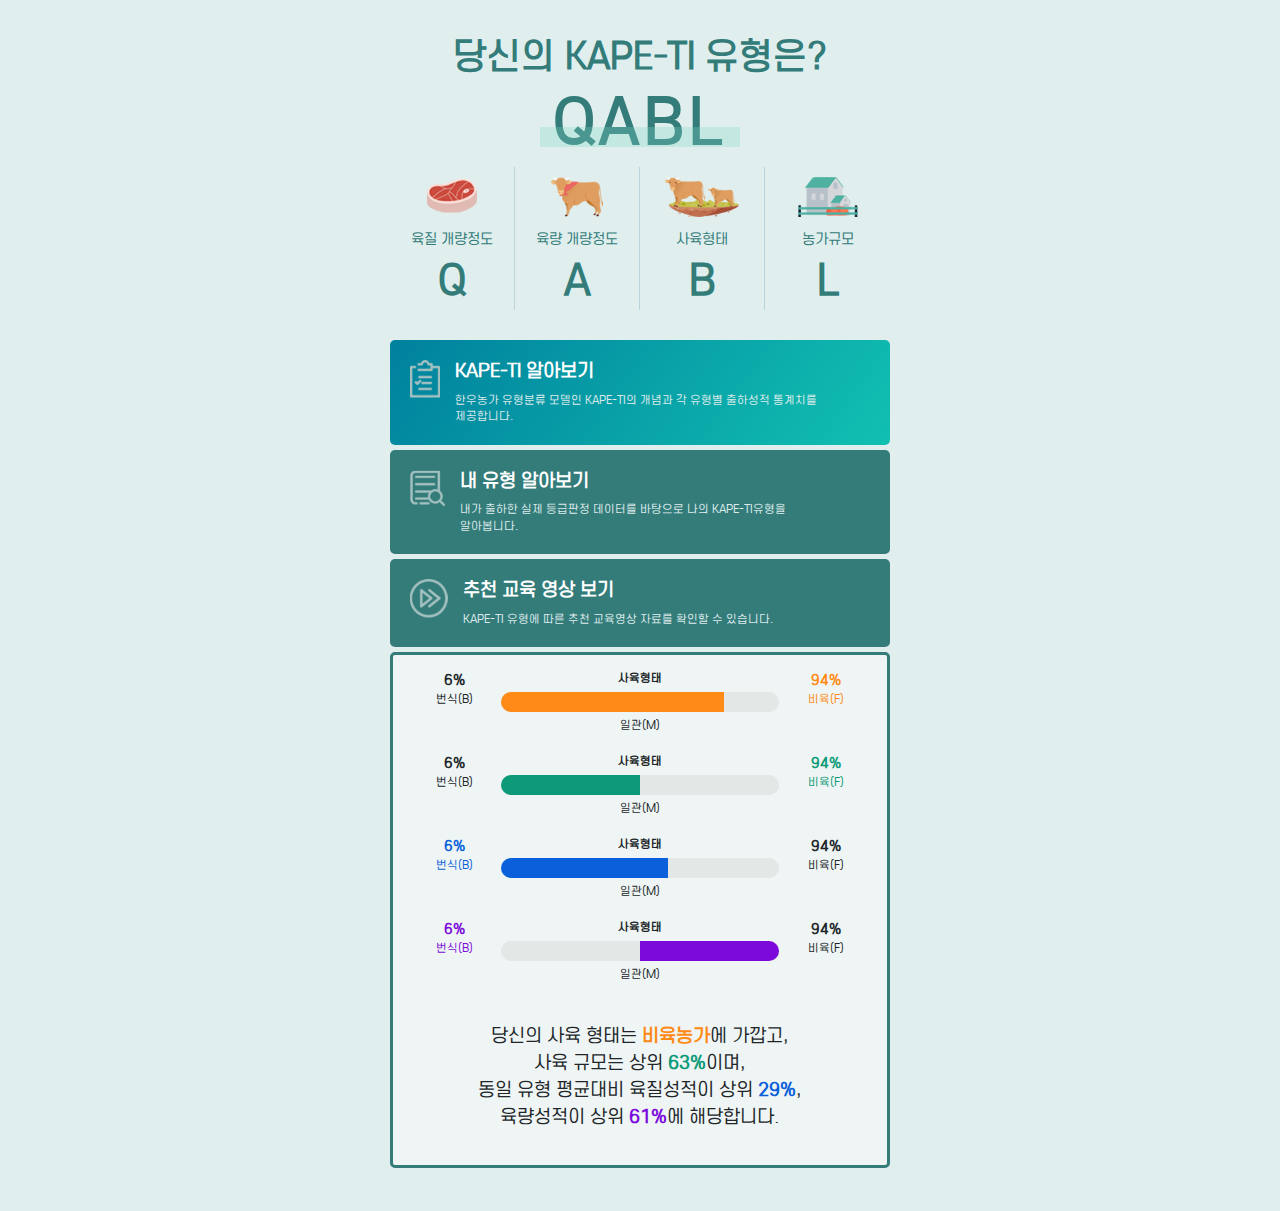
<file: KAPE/kape_ti.html>
<meta name="viewport" content="width=device-width, initial-scale=1.0">
<html>

<head>
	<meta http-equiv="Content-Type" content="text/html; charset=utf-8" />
	<!-- 부트스트랩 CSS -->
	<link rel="stylesheet" href="webapp/component/bootstrap-5.2.2/css/bootstrap.min.css">

	<!-- test css -->
	<link rel="stylesheet" href="webapp/css/common.css"/>
	<link rel="stylesheet" href="webapp/css/style.css"/>
	

	<!--자바스크립트 bootstrap-5.2.2 -->
	<script src="webapp/component/bootstrap-5.2.2/js/bootstrap.min.js"></script>
</head>

<body>
	<div class="body_wrap">
		<h2>당신의 KAPE-TI 유형은?</h2>

		<p class="kape_ti_tit">QABL</p>

		<ul class="kape_type">
			<li class=""><img src="webapp/image/kape_ti_01.png"><span>육질 개량정도</span><strong>Q</strong></li>
			<li class=""><img src="webapp/image/kape_ti_02.png"><span>육량 개량정도</span><strong>A</strong></li>
			<li class=""><img src="webapp/image/kape_ti_03.png"><span>사육형태</span><strong>B</strong></li>
			<li class=""><img src="webapp/image/kape_ti_04.png"><span>농가규모</span><strong>L</strong></li>
		</ul>
		<div class="link_wrap">
			<a href="#" class="link_01 active">
				<img src="webapp/image/kape_01.png">
				<dl>
					<dt>KAPE-TI 알아보기</dt>
					<dd>한우농가 유형분류 모델인 KAPE-TI의 개념과 각 유형별 출하성적 통계치를 제공합니다.</dd>
				</dl>
			</a>
			<a href="#" class="link_02">
				<img src="webapp/image/kape_02.png">
				<dl>
					<dt>내 유형 알아보기</dt>
					<dd>내가 출하한 실제 등급판정 데이터를 바탕으로 나의 KAPE-TI유형을 알아봅니다.</dd>
				</dl>
			</a>
			<a href="#" class="link_03">
				<img src="webapp/image/kape_03.png">
				<dl>
					<dt>추천 교육 영상 보기</dt>
					<dd>KAPE-TI 유형에 따른 추천 교육영상 자료를 확인할 수 있습니다.</dd>
				</dl>
			</a>
		</div>

		<div class="kape_wrap">
			<ul class="wrap">
				<li class="kape_01">
					<strong class="tit">6%<span>번식(B)</span></strong>
					<div class="chart">
						<strong>사육형태</strong>
						<p></p>
						<span>일관(M)</span>
					</div>
					<strong class="tit color_01">94%<span>비육(F)</span></strong>
				</li>
				<li class="kape_02">
					<strong class="tit">6%<span>번식(B)</span></strong>
					<div class="chart">
						<strong>사육형태</strong>
						<p></p>
						<span>일관(M)</span>
					</div>
					<strong class="tit color_02">94%<span>비육(F)</span></strong>
				</li>
				<li class="kape_03">
					<strong class="tit color_03">6%<span>번식(B)</span></strong>
					<div class="chart">
						<strong>사육형태</strong>
						<p></p>
						<span>일관(M)</span>
					</div>
					<strong class="tit">94%<span>비육(F)</span></strong>
				</li>
				<li class="kape_04">
					<strong class="tit color_04">6%<span>번식(B)</span></strong>
					<div class="chart">
						<strong>사육형태</strong>
						<p></p>
						<span>일관(M)</span>
					</div>
					<strong class="tit">94%<span>비육(F)</span></strong>
				</li>
			</ul>
			<p class="result">
				당신의 사육 형태는 <strong class="color_01">비육농가</strong>에 가깝고,<br>
				사육 규모는 상위 <strong class="color_02">63%</strong>이며,<br>
				동일 유형 평균대비 육질성적이 상위 <strong class="color_03">29%</strong>,<br>
				육량성적이 상위 <strong class="color_04">61%</strong>에 해당합니다.
			</p>
		</div>
	</div>
</body>

</html>
</file>
<file: css/icomoon.css>
@font-face {
    font-family: 'icomoon';
    src:    url('../fonts/icomoon/icomoon.eot?85cwyn');
    src:    url('../fonts/icomoon/icomoon.eot?85cwyn#iefix') format('embedded-opentype'),
        url('../fonts/icomoon/icomoon.ttf?85cwyn') format('truetype'),
        url('../fonts/icomoon/icomoon.woff?85cwyn') format('woff'),
        url('../fonts/icomoon/icomoon.svg?85cwyn#icomoon') format('svg');
    font-weight: normal;
    font-style: normal;
}

[class^="icon-"], [class*=" icon-"] {
    /* use !important to prevent issues with browser extensions that change fonts */
    font-family: 'icomoon' !important;
    speak: none;
    font-style: normal;
    font-weight: normal;
    font-variant: normal;
    text-transform: none;
    line-height: 1;

    /* Better Font Rendering =========== */
    -webkit-font-smoothing: antialiased;
    -moz-osx-font-smoothing: grayscale;
}

.icon-add-to-list:before {
    content: "\e900";
}
.icon-classic-computer:before {
    content: "\e901";
}
.icon-controller-fast-backward:before {
    content: "\e902";
}
.icon-creative-commons-attribution:before {
    content: "\e903";
}
.icon-creative-commons-noderivs:before {
    content: "\e904";
}
.icon-creative-commons-noncommercial-eu:before {
    content: "\e905";
}
.icon-creative-commons-noncommercial-us:before {
    content: "\e906";
}
.icon-creative-commons-public-domain:before {
    content: "\e907";
}
.icon-creative-commons-remix:before {
    content: "\e908";
}
.icon-creative-commons-share:before {
    content: "\e909";
}
.icon-creative-commons-sharealike:before {
    content: "\e90a";
}
.icon-creative-commons:before {
    content: "\e90b";
}
.icon-document-landscape:before {
    content: "\e90c";
}
.icon-remove-user:before {
    content: "\e90d";
}
.icon-warning:before {
    content: "\e90e";
}
.icon-arrow-bold-down:before {
    content: "\e90f";
}
.icon-arrow-bold-left:before {
    content: "\e910";
}
.icon-arrow-bold-right:before {
    content: "\e911";
}
.icon-arrow-bold-up:before {
    content: "\e912";
}
.icon-arrow-down:before {
    content: "\e913";
}
.icon-arrow-left:before {
    content: "\e914";
}
.icon-arrow-long-down:before {
    content: "\e915";
}
.icon-arrow-long-left:before {
    content: "\e916";
}
.icon-arrow-long-right:before {
    content: "\e917";
}
.icon-arrow-long-up:before {
    content: "\e918";
}
.icon-arrow-right:before {
    content: "\e919";
}
.icon-arrow-up:before {
    content: "\e91a";
}
.icon-arrow-with-circle-down:before {
    content: "\e91b";
}
.icon-arrow-with-circle-left:before {
    content: "\e91c";
}
.icon-arrow-with-circle-right:before {
    content: "\e91d";
}
.icon-arrow-with-circle-up:before {
    content: "\e91e";
}
.icon-bookmark:before {
    content: "\e91f";
}
.icon-bookmarks:before {
    content: "\e920";
}
.icon-chevron-down:before {
    content: "\e921";
}
.icon-chevron-left:before {
    content: "\e922";
}
.icon-chevron-right:before {
    content: "\e923";
}
.icon-chevron-small-down:before {
    content: "\e924";
}
.icon-chevron-small-left:before {
    content: "\e925";
}
.icon-chevron-small-right:before {
    content: "\e926";
}
.icon-chevron-small-up:before {
    content: "\e927";
}
.icon-chevron-thin-down:before {
    content: "\e928";
}
.icon-chevron-thin-left:before {
    content: "\e929";
}
.icon-chevron-thin-right:before {
    content: "\e92a";
}
.icon-chevron-thin-up:before {
    content: "\e92b";
}
.icon-chevron-up:before {
    content: "\e92c";
}
.icon-chevron-with-circle-down:before {
    content: "\e92d";
}
.icon-chevron-with-circle-left:before {
    content: "\e92e";
}
.icon-chevron-with-circle-right:before {
    content: "\e92f";
}
.icon-chevron-with-circle-up:before {
    content: "\e930";
}
.icon-cloud:before {
    content: "\e931";
}
.icon-controller-fast-forward:before {
    content: "\e932";
}
.icon-controller-jump-to-start:before {
    content: "\e933";
}
.icon-controller-next:before {
    content: "\e934";
}
.icon-controller-paus:before {
    content: "\e935";
}
.icon-controller-play:before {
    content: "\e936";
}
.icon-controller-record:before {
    content: "\e937";
}
.icon-controller-stop:before {
    content: "\e938";
}
.icon-controller-volume:before {
    content: "\e939";
}
.icon-dot-single:before {
    content: "\e93a";
}
.icon-dots-three-horizontal:before {
    content: "\e93b";
}
.icon-dots-three-vertical:before {
    content: "\e93c";
}
.icon-dots-two-horizontal:before {
    content: "\e93d";
}
.icon-dots-two-vertical:before {
    content: "\e93e";
}
.icon-download:before {
    content: "\e93f";
}
.icon-emoji-flirt:before {
    content: "\e940";
}
.icon-flow-branch:before {
    content: "\e941";
}
.icon-flow-cascade:before {
    content: "\e942";
}
.icon-flow-line:before {
    content: "\e943";
}
.icon-flow-parallel:before {
    content: "\e944";
}
.icon-flow-tree:before {
    content: "\e945";
}
.icon-install:before {
    content: "\e946";
}
.icon-layers:before {
    content: "\e947";
}
.icon-open-book:before {
    content: "\e948";
}
.icon-resize-100:before {
    content: "\e949";
}
.icon-resize-full-screen:before {
    content: "\e94a";
}
.icon-save:before {
    content: "\e94b";
}
.icon-select-arrows:before {
    content: "\e94c";
}
.icon-sound-mute:before {
    content: "\e94d";
}
.icon-sound:before {
    content: "\e94e";
}
.icon-trash:before {
    content: "\e94f";
}
.icon-triangle-down:before {
    content: "\e950";
}
.icon-triangle-left:before {
    content: "\e951";
}
.icon-triangle-right:before {
    content: "\e952";
}
.icon-triangle-up:before {
    content: "\e953";
}
.icon-uninstall:before {
    content: "\e954";
}
.icon-upload-to-cloud:before {
    content: "\e955";
}
.icon-upload:before {
    content: "\e956";
}
.icon-add-user:before {
    content: "\e957";
}
.icon-address:before {
    content: "\e958";
}
.icon-adjust:before {
    content: "\e959";
}
.icon-air:before {
    content: "\e95a";
}
.icon-aircraft-landing:before {
    content: "\e95b";
}
.icon-aircraft-take-off:before {
    content: "\e95c";
}
.icon-aircraft:before {
    content: "\e95d";
}
.icon-align-bottom:before {
    content: "\e95e";
}
.icon-align-horizontal-middle:before {
    content: "\e95f";
}
.icon-align-left:before {
    content: "\e960";
}
.icon-align-right:before {
    content: "\e961";
}
.icon-align-top:before {
    content: "\e962";
}
.icon-align-vertical-middle:before {
    content: "\e963";
}
.icon-archive:before {
    content: "\e964";
}
.icon-area-graph:before {
    content: "\e965";
}
.icon-attachment:before {
    content: "\e966";
}
.icon-awareness-ribbon:before {
    content: "\e967";
}
.icon-back-in-time:before {
    content: "\e968";
}
.icon-back:before {
    content: "\e969";
}
.icon-bar-graph:before {
    content: "\e96a";
}
.icon-battery:before {
    content: "\e96b";
}
.icon-beamed-note:before {
    content: "\e96c";
}
.icon-bell:before {
    content: "\e96d";
}
.icon-blackboard:before {
    content: "\e96e";
}
.icon-block:before {
    content: "\e96f";
}
.icon-book:before {
    content: "\e970";
}
.icon-bowl:before {
    content: "\e971";
}
.icon-box:before {
    content: "\e972";
}
.icon-briefcase:before {
    content: "\e973";
}
.icon-browser:before {
    content: "\e974";
}
.icon-brush:before {
    content: "\e975";
}
.icon-bucket:before {
    content: "\e976";
}
.icon-cake:before {
    content: "\e977";
}
.icon-calculator:before {
    content: "\e978";
}
.icon-calendar:before {
    content: "\e979";
}
.icon-camera:before {
    content: "\e97a";
}
.icon-ccw:before {
    content: "\e97b";
}
.icon-chat:before {
    content: "\e97c";
}
.icon-check:before {
    content: "\e97d";
}
.icon-circle-with-cross:before {
    content: "\e97e";
}
.icon-circle-with-minus:before {
    content: "\e97f";
}
.icon-circle-with-plus:before {
    content: "\e980";
}
.icon-circle:before {
    content: "\e981";
}
.icon-circular-graph:before {
    content: "\e982";
}
.icon-clapperboard:before {
    content: "\e983";
}
.icon-clipboard:before {
    content: "\e984";
}
.icon-clock:before {
    content: "\e985";
}
.icon-code:before {
    content: "\e986";
}
.icon-cog:before {
    content: "\e987";
}
.icon-colours:before {
    content: "\e988";
}
.icon-compass:before {
    content: "\e989";
}
.icon-copy:before {
    content: "\e98a";
}
.icon-credit-card:before {
    content: "\e98b";
}
.icon-credit:before {
    content: "\e98c";
}
.icon-cross:before {
    content: "\e98d";
}
.icon-cup:before {
    content: "\e98e";
}
.icon-cw:before {
    content: "\e98f";
}
.icon-cycle:before {
    content: "\e990";
}
.icon-database:before {
    content: "\e991";
}
.icon-dial-pad:before {
    content: "\e992";
}
.icon-direction:before {
    content: "\e993";
}
.icon-document:before {
    content: "\e994";
}
.icon-documents:before {
    content: "\e995";
}
.icon-drink:before {
    content: "\e996";
}
.icon-drive:before {
    content: "\e997";
}
.icon-drop:before {
    content: "\e998";
}
.icon-edit:before {
    content: "\e999";
}
.icon-email:before {
    content: "\e99a";
}
.icon-emoji-happy:before {
    content: "\e99b";
}
.icon-emoji-neutral:before {
    content: "\e99c";
}
.icon-emoji-sad:before {
    content: "\e99d";
}
.icon-erase:before {
    content: "\e99e";
}
.icon-eraser:before {
    content: "\e99f";
}
.icon-export:before {
    content: "\e9a0";
}
.icon-eye:before {
    content: "\e9a1";
}
.icon-feather:before {
    content: "\e9a2";
}
.icon-flag:before {
    content: "\e9a3";
}
.icon-flash:before {
    content: "\e9a4";
}
.icon-flashlight:before {
    content: "\e9a5";
}
.icon-flat-brush:before {
    content: "\e9a6";
}
.icon-folder-images:before {
    content: "\e9a7";
}
.icon-folder-music:before {
    content: "\e9a8";
}
.icon-folder-video:before {
    content: "\e9a9";
}
.icon-folder:before {
    content: "\e9aa";
}
.icon-forward:before {
    content: "\e9ab";
}
.icon-funnel:before {
    content: "\e9ac";
}
.icon-game-controller:before {
    content: "\e9ad";
}
.icon-gauge:before {
    content: "\e9ae";
}
.icon-globe:before {
    content: "\e9af";
}
.icon-graduation-cap:before {
    content: "\e9b0";
}
.icon-grid:before {
    content: "\e9b1";
}
.icon-hair-cross:before {
    content: "\e9b2";
}
.icon-hand:before {
    content: "\e9b3";
}
.icon-heart-outlined:before {
    content: "\e9b4";
}
.icon-heart:before {
    content: "\e9b5";
}
.icon-help-with-circle:before {
    content: "\e9b6";
}
.icon-help:before {
    content: "\e9b7";
}
.icon-home:before {
    content: "\e9b8";
}
.icon-hour-glass:before {
    content: "\e9b9";
}
.icon-image-inverted:before {
    content: "\e9ba";
}
.icon-image:before {
    content: "\e9bb";
}
.icon-images:before {
    content: "\e9bc";
}
.icon-inbox:before {
    content: "\e9bd";
}
.icon-infinity:before {
    content: "\e9be";
}
.icon-info-with-circle:before {
    content: "\e9bf";
}
.icon-info:before {
    content: "\e9c0";
}
.icon-key:before {
    content: "\e9c1";
}
.icon-keyboard:before {
    content: "\e9c2";
}
.icon-lab-flask:before {
    content: "\e9c3";
}
.icon-landline:before {
    content: "\e9c4";
}
.icon-language:before {
    content: "\e9c5";
}
.icon-laptop:before {
    content: "\e9c6";
}
.icon-leaf:before {
    content: "\e9c7";
}
.icon-level-down:before {
    content: "\e9c8";
}
.icon-level-up:before {
    content: "\e9c9";
}
.icon-lifebuoy:before {
    content: "\e9ca";
}
.icon-light-bulb:before {
    content: "\e9cb";
}
.icon-light-down:before {
    content: "\e9cc";
}
.icon-light-up:before {
    content: "\e9cd";
}
.icon-line-graph:before {
    content: "\e9ce";
}
.icon-link:before {
    content: "\e9cf";
}
.icon-list:before {
    content: "\e9d0";
}
.icon-location-pin:before {
    content: "\e9d1";
}
.icon-location:before {
    content: "\e9d2";
}
.icon-lock-open:before {
    content: "\e9d3";
}
.icon-lock:before {
    content: "\e9d4";
}
.icon-log-out:before {
    content: "\e9d5";
}
.icon-login:before {
    content: "\e9d6";
}
.icon-loop:before {
    content: "\e9d7";
}
.icon-magnet:before {
    content: "\e9d8";
}
.icon-magnifying-glass:before {
    content: "\e9d9";
}
.icon-mail:before {
    content: "\e9da";
}
.icon-man:before {
    content: "\e9db";
}
.icon-map:before {
    content: "\e9dc";
}
.icon-mask:before {
    content: "\e9dd";
}
.icon-medal:before {
    content: "\e9de";
}
.icon-megaphone:before {
    content: "\e9df";
}
.icon-menu:before {
    content: "\e9e0";
}
.icon-message:before {
    content: "\e9e1";
}
.icon-mic:before {
    content: "\e9e2";
}
.icon-minus:before {
    content: "\e9e3";
}
.icon-mobile:before {
    content: "\e9e4";
}
.icon-modern-mic:before {
    content: "\e9e5";
}
.icon-moon:before {
    content: "\e9e6";
}
.icon-mouse:before {
    content: "\e9e7";
}
.icon-music:before {
    content: "\e9e8";
}
.icon-network:before {
    content: "\e9e9";
}
.icon-new-message:before {
    content: "\e9ea";
}
.icon-new:before {
    content: "\e9eb";
}
.icon-news:before {
    content: "\e9ec";
}
.icon-note:before {
    content: "\e9ed";
}
.icon-notification:before {
    content: "\e9ee";
}
.icon-old-mobile:before {
    content: "\e9ef";
}
.icon-old-phone:before {
    content: "\e9f0";
}
.icon-palette:before {
    content: "\e9f1";
}
.icon-paper-plane:before {
    content: "\e9f2";
}
.icon-pencil:before {
    content: "\e9f3";
}
.icon-phone:before {
    content: "\e9f4";
}
.icon-pie-chart:before {
    content: "\e9f5";
}
.icon-pin:before {
    content: "\e9f6";
}
.icon-plus:before {
    content: "\e9f7";
}
.icon-popup:before {
    content: "\e9f8";
}
.icon-power-plug:before {
    content: "\e9f9";
}
.icon-price-ribbon:before {
    content: "\e9fa";
}
.icon-price-tag:before {
    content: "\e9fb";
}
.icon-print:before {
    content: "\e9fc";
}
.icon-progress-empty:before {
    content: "\e9fd";
}
.icon-progress-full:before {
    content: "\e9fe";
}
.icon-progress-one:before {
    content: "\e9ff";
}
.icon-progress-two:before {
    content: "\ea00";
}
.icon-publish:before {
    content: "\ea01";
}
.icon-quote:before {
    content: "\ea02";
}
.icon-radio:before {
    content: "\ea03";
}
.icon-reply-all:before {
    content: "\ea04";
}
.icon-reply:before {
    content: "\ea05";
}
.icon-retweet:before {
    content: "\ea06";
}
.icon-rocket:before {
    content: "\ea07";
}
.icon-round-brush:before {
    content: "\ea08";
}
.icon-rss:before {
    content: "\ea09";
}
.icon-ruler:before {
    content: "\ea0a";
}
.icon-scissors:before {
    content: "\ea0b";
}
.icon-share-alternitive:before {
    content: "\ea0c";
}
.icon-share:before {
    content: "\ea0d";
}
.icon-shareable:before {
    content: "\ea0e";
}
.icon-shield:before {
    content: "\ea0f";
}
.icon-shop:before {
    content: "\ea10";
}
.icon-shopping-bag:before {
    content: "\ea11";
}
.icon-shopping-basket:before {
    content: "\ea12";
}
.icon-shopping-cart:before {
    content: "\ea13";
}
.icon-shuffle:before {
    content: "\ea14";
}
.icon-signal:before {
    content: "\ea15";
}
.icon-sound-mix:before {
    content: "\ea16";
}
.icon-sports-club:before {
    content: "\ea17";
}
.icon-spreadsheet:before {
    content: "\ea18";
}
.icon-squared-cross:before {
    content: "\ea19";
}
.icon-squared-minus:before {
    content: "\ea1a";
}
.icon-squared-plus:before {
    content: "\ea1b";
}
.icon-star-outlined:before {
    content: "\ea1c";
}
.icon-star:before {
    content: "\ea1d";
}
.icon-stopwatch:before {
    content: "\ea1e";
}
.icon-suitcase:before {
    content: "\ea1f";
}
.icon-swap:before {
    content: "\ea20";
}
.icon-sweden:before {
    content: "\ea21";
}
.icon-switch:before {
    content: "\ea22";
}
.icon-tablet:before {
    content: "\ea23";
}
.icon-tag:before {
    content: "\ea24";
}
.icon-text-document-inverted:before {
    content: "\ea25";
}
.icon-text-document:before {
    content: "\ea26";
}
.icon-text:before {
    content: "\ea27";
}
.icon-thermometer:before {
    content: "\ea28";
}
.icon-thumbs-down:before {
    content: "\ea29";
}
.icon-thumbs-up:before {
    content: "\ea2a";
}
.icon-thunder-cloud:before {
    content: "\ea2b";
}
.icon-ticket:before {
    content: "\ea2c";
}
.icon-time-slot:before {
    content: "\ea2d";
}
.icon-tools:before {
    content: "\ea2e";
}
.icon-traffic-cone:before {
    content: "\ea2f";
}
.icon-tree:before {
    content: "\ea30";
}
.icon-trophy:before {
    content: "\ea31";
}
.icon-tv:before {
    content: "\ea32";
}
.icon-typing:before {
    content: "\ea33";
}
.icon-unread:before {
    content: "\ea34";
}
.icon-untag:before {
    content: "\ea35";
}
.icon-user:before {
    content: "\ea36";
}
.icon-users:before {
    content: "\ea37";
}
.icon-v-card:before {
    content: "\ea38";
}
.icon-video:before {
    content: "\ea39";
}
.icon-vinyl:before {
    content: "\ea3a";
}
.icon-voicemail:before {
    content: "\ea3b";
}
.icon-wallet:before {
    content: "\ea3c";
}
.icon-water:before {
    content: "\ea3d";
}
.icon-px-with-circle:before {
    content: "\ea3e";
}
.icon-px:before {
    content: "\ea3f";
}
.icon-basecamp:before {
    content: "\ea40";
}
.icon-behance:before {
    content: "\ea41";
}
.icon-creative-cloud:before {
    content: "\ea42";
}
.icon-dropbox:before {
    content: "\ea43";
}
.icon-evernote:before {
    content: "\ea44";
}
.icon-flattr:before {
    content: "\ea45";
}
.icon-foursquare:before {
    content: "\ea46";
}
.icon-google-drive:before {
    content: "\ea47";
}
.icon-google-hangouts:before {
    content: "\ea48";
}
.icon-grooveshark:before {
    content: "\ea49";
}
.icon-icloud:before {
    content: "\ea4a";
}
.icon-mixi:before {
    content: "\ea4b";
}
.icon-onedrive:before {
    content: "\ea4c";
}
.icon-paypal:before {
    content: "\ea4d";
}
.icon-picasa:before {
    content: "\ea4e";
}
.icon-qq:before {
    content: "\ea4f";
}
.icon-rdio-with-circle:before {
    content: "\ea50";
}
.icon-renren:before {
    content: "\ea51";
}
.icon-scribd:before {
    content: "\ea52";
}
.icon-sina-weibo:before {
    content: "\ea53";
}
.icon-skype-with-circle:before {
    content: "\ea54";
}
.icon-skype:before {
    content: "\ea55";
}
.icon-slideshare:before {
    content: "\ea56";
}
.icon-smashing:before {
    content: "\ea57";
}
.icon-soundcloud:before {
    content: "\ea58";
}
.icon-spotify-with-circle:before {
    content: "\ea59";
}
.icon-spotify:before {
    content: "\ea5a";
}
.icon-swarm:before {
    content: "\ea5b";
}
.icon-vine-with-circle:before {
    content: "\ea5c";
}
.icon-vine:before {
    content: "\ea5d";
}
.icon-vk-alternitive:before {
    content: "\ea5e";
}
.icon-vk-with-circle:before {
    content: "\ea5f";
}
.icon-vk:before {
    content: "\ea60";
}
.icon-xing-with-circle:before {
    content: "\ea61";
}
.icon-xing:before {
    content: "\ea62";
}
.icon-yelp:before {
    content: "\ea63";
}
.icon-dribbble-with-circle:before {
    content: "\ea64";
}
.icon-dribbble:before {
    content: "\ea65";
}
.icon-facebook-with-circle:before {
    content: "\ea66";
}
.icon-facebook:before {
    content: "\ea67";
}
.icon-flickr-with-circle:before {
    content: "\ea68";
}
.icon-flickr:before {
    content: "\ea69";
}
.icon-github-with-circle:before {
    content: "\ea6a";
}
.icon-github:before {
    content: "\ea6b";
}
.icon-google-with-circle:before {
    content: "\ea6c";
}
.icon-google:before {
    content: "\ea6d";
}
.icon-instagram-with-circle:before {
    content: "\ea6e";
}
.icon-instagram:before {
    content: "\ea6f";
}
.icon-lastfm-with-circle:before {
    content: "\ea70";
}
.icon-lastfm:before {
    content: "\ea71";
}
.icon-linkedin-with-circle:before {
    content: "\ea72";
}
.icon-linkedin:before {
    content: "\ea73";
}
.icon-pinterest-with-circle:before {
    content: "\ea74";
}
.icon-pinterest:before {
    content: "\ea75";
}
.icon-rdio:before {
    content: "\ea76";
}
.icon-stumbleupon-with-circle:before {
    content: "\ea77";
}
.icon-stumbleupon:before {
    content: "\ea78";
}
.icon-tumblr-with-circle:before {
    content: "\ea79";
}
.icon-tumblr:before {
    content: "\ea7a";
}
.icon-twitter-with-circle:before {
    content: "\ea7b";
}
.icon-twitter:before {
    content: "\ea7c";
}
.icon-vimeo-with-circle:before {
    content: "\ea7d";
}
.icon-vimeo:before {
    content: "\ea7e";
}
.icon-youtube-with-circle:before {
    content: "\ea7f";
}
.icon-youtube:before {
    content: "\ea80";
}
.icon-eye3:before {
    content: "\e000";
}
.icon-paper-clip:before {
    content: "\e001";
}
.icon-mail2:before {
    content: "\e002";
}
.icon-toggle:before {
    content: "\e003";
}
.icon-layout:before {
    content: "\e004";
}
.icon-link2:before {
    content: "\e005";
}
.icon-bell3:before {
    content: "\e006";
}
.icon-lock2:before {
    content: "\e007";
}
.icon-unlock:before {
    content: "\e008";
}
.icon-ribbon:before {
    content: "\e009";
}
.icon-image3:before {
    content: "\e010";
}
.icon-signal2:before {
    content: "\e011";
}
.icon-target2:before {
    content: "\e012";
}
.icon-clipboard2:before {
    content: "\e013";
}
.icon-clock3:before {
    content: "\e014";
}
.icon-watch:before {
    content: "\e015";
}
.icon-air-play:before {
    content: "\e016";
}
.icon-camera3:before {
    content: "\e017";
}
.icon-video2:before {
    content: "\e018";
}
.icon-disc:before {
    content: "\e019";
}
.icon-printer2:before {
    content: "\e020";
}
.icon-monitor2:before {
    content: "\e021";
}
.icon-server:before {
    content: "\e022";
}
.icon-cog3:before {
    content: "\e023";
}
.icon-heart3:before {
    content: "\e024";
}
.icon-paragraph:before {
    content: "\e025";
}
.icon-align-justify:before {
    content: "\e026";
}
.icon-align-left2:before {
    content: "\e027";
}
.icon-align-center:before {
    content: "\e028";
}
.icon-align-right2:before {
    content: "\e029";
}
.icon-book3:before {
    content: "\e030";
}
.icon-layers2:before {
    content: "\e031";
}
.icon-stack:before {
    content: "\e032";
}
.icon-stack-2:before {
    content: "\e033";
}
.icon-paper:before {
    content: "\e034";
}
.icon-paper-stack:before {
    content: "\e035";
}
.icon-search2:before {
    content: "\e036";
}
.icon-zoom-in:before {
    content: "\e037";
}
.icon-zoom-out:before {
    content: "\e038";
}
.icon-reply3:before {
    content: "\e039";
}
.icon-circle-plus:before {
    content: "\e040";
}
.icon-circle-minus:before {
    content: "\e041";
}
.icon-circle-check:before {
    content: "\e042";
}
.icon-circle-cross:before {
    content: "\e043";
}
.icon-square-plus:before {
    content: "\e044";
}
.icon-square-minus:before {
    content: "\e045";
}
.icon-square-check:before {
    content: "\e046";
}
.icon-square-cross:before {
    content: "\e047";
}
.icon-microphone2:before {
    content: "\e048";
}
.icon-record:before {
    content: "\e049";
}
.icon-skip-back:before {
    content: "\e050";
}
.icon-rewind:before {
    content: "\e051";
}
.icon-play2:before {
    content: "\e052";
}
.icon-pause:before {
    content: "\e053";
}
.icon-stop:before {
    content: "\e054";
}
.icon-fast-forward2:before {
    content: "\e055";
}
.icon-skip-forward:before {
    content: "\e056";
}
.icon-shuffle2:before {
    content: "\e057";
}
.icon-repeat:before {
    content: "\e058";
}
.icon-folder3:before {
    content: "\e059";
}
.icon-umbrella:before {
    content: "\e060";
}
.icon-moon3:before {
    content: "\e061";
}
.icon-thermometer2:before {
    content: "\e062";
}
.icon-drop2:before {
    content: "\e063";
}
.icon-sun2:before {
    content: "\e064";
}
.icon-cloud3:before {
    content: "\e065";
}
.icon-cloud-upload:before {
    content: "\e066";
}
.icon-cloud-download:before {
    content: "\e067";
}
.icon-upload3:before {
    content: "\e068";
}
.icon-download3:before {
    content: "\e069";
}
.icon-location3:before {
    content: "\e070";
}
.icon-location-2:before {
    content: "\e071";
}
.icon-map2:before {
    content: "\e072";
}
.icon-battery2:before {
    content: "\e073";
}
.icon-head:before {
    content: "\e074";
}
.icon-briefcase2:before {
    content: "\e075";
}
.icon-speech-bubble:before {
    content: "\e076";
}
.icon-anchor:before {
    content: "\e077";
}
.icon-globe2:before {
    content: "\e078";
}
.icon-box3:before {
    content: "\e079";
}
.icon-reload:before {
    content: "\e080";
}
.icon-share2:before {
    content: "\e081";
}
.icon-marquee:before {
    content: "\e082";
}
.icon-marquee-plus:before {
    content: "\e083";
}
.icon-marquee-minus:before {
    content: "\e084";
}
.icon-tag3:before {
    content: "\e085";
}
.icon-power:before {
    content: "\e086";
}
.icon-command:before {
    content: "\e087";
}
.icon-alt:before {
    content: "\e088";
}
.icon-esc:before {
    content: "\e089";
}
.icon-bar-graph2:before {
    content: "\e090";
}
.icon-bar-graph-2:before {
    content: "\e091";
}
.icon-pie-graph:before {
    content: "\e092";
}
.icon-star2:before {
    content: "\e093";
}
.icon-arrow-left2:before {
    content: "\e094";
}
.icon-arrow-right2:before {
    content: "\e095";
}
.icon-arrow-up2:before {
    content: "\e096";
}
.icon-arrow-down2:before {
    content: "\e097";
}
.icon-volume:before {
    content: "\e098";
}
.icon-mute:before {
    content: "\e099";
}
.icon-content-right:before {
    content: "\e100";
}
.icon-content-left:before {
    content: "\e101";
}
.icon-grid2:before {
    content: "\e102";
}
.icon-grid-2:before {
    content: "\e103";
}
.icon-columns:before {
    content: "\e104";
}
.icon-loader:before {
    content: "\e105";
}
.icon-bag:before {
    content: "\e106";
}
.icon-ban:before {
    content: "\e107";
}
.icon-flag3:before {
    content: "\e108";
}
.icon-trash3:before {
    content: "\e109";
}
.icon-expand:before {
    content: "\e110";
}
.icon-contract:before {
    content: "\e111";
}
.icon-maximize:before {
    content: "\e112";
}
.icon-minimize:before {
    content: "\e113";
}
.icon-plus3:before {
    content: "\e114";
}
.icon-minus2:before {
    content: "\e115";
}
.icon-check2:before {
    content: "\e116";
}
.icon-cross3:before {
    content: "\e117";
}
.icon-move:before {
    content: "\e118";
}
.icon-delete:before {
    content: "\e119";
}
.icon-menu2:before {
    content: "\e120";
}
.icon-archive2:before {
    content: "\e121";
}
.icon-inbox2:before {
    content: "\e122";
}
.icon-outbox:before {
    content: "\e123";
}
.icon-file:before {
    content: "\e124";
}
.icon-file-add:before {
    content: "\e125";
}
.icon-file-subtract:before {
    content: "\e126";
}
.icon-help2:before {
    content: "\e127";
}
.icon-open:before {
    content: "\e128";
}
.icon-ellipsis:before {
    content: "\e129";
}
</file>
<file: css/style.css>
@font-face {
  font-family: 'icomoon';
  src: url("../fonts/icomoon/icomoon.eot?srf3rx");
  src: url("../fonts/icomoon/icomoon.eot?srf3rx#iefix") format("embedded-opentype"), url("../fonts/icomoon/icomoon.ttf?srf3rx") format("truetype"), url("../fonts/icomoon/icomoon.woff?srf3rx") format("woff"), url("../fonts/icomoon/icomoon.svg?srf3rx#icomoon") format("svg");
  font-weight: normal;
  font-style: normal;
}
html {
  background: #f7f7f7;
}

body {
  font-family: "Roboto", sans-serif;
  font-size: 18px;
  font-weight: 300;
  line-height: 1.5;
  color: #7a7e89;
  background: #f7f7f7;
}
body.fh5co-overflow {
  overflow-x: auto;
}

::-webkit-selection {
  color: #fff;
  background: #f9ad81;
}

::-moz-selection {
  color: #fff;
  background: #f9ad81;
}

::selection {
  color: #fff;
  background: #f9ad81;
}

a {
  color: #f9ad81;
  -webkit-transition: 0.5s;
  -o-transition: 0.5s;
  transition: 0.5s;
}
a:hover, a:focus, a:active {
  color: #f67d38;
  outline: none;
  text-decoration: none;
}

h1, h2, h3, h4, h5, h6 {
  font-family: "Roboto Slab", sans-serif;
  color: #000;
}

p {
  margin-bottom: 30px;
}

.btn {
  margin-right: 4px;
  margin-bottom: 4px;
  font-family: "Roboto Slab", sans-serif;
  font-size: 12px;
  letter-spacing: 2px;
  text-transform: uppercase;
  font-weight: 700;
  -webkit-border-radius: 4px;
  -moz-border-radius: 4px;
  -ms-border-radius: 4px;
  border-radius: 4px;
  -webkit-transition: 0.5s;
  -o-transition: 0.5s;
  transition: 0.5s;
}
.btn.btn-md {
  padding: 10px 20px !important;
}
.btn.btn-lg {
  padding: 18px 36px !important;
}
.btn:hover, .btn:active, .btn:focus {
  box-shadow: none !important;
  outline: none !important;
}

.btn-primary {
  background: #f9ad81;
  color: #fff;
  border: 2px solid #f9ad81;
}
.btn-primary:hover, .btn-primary:focus, .btn-primary:active {
  background: #f89d69 !important;
  border-color: #f89d69 !important;
}
.btn-primary.btn-outline {
  background: transparent;
  color: #f9ad81;
  border: 2px solid #f9ad81;
}
.btn-primary.btn-outline:hover, .btn-primary.btn-outline:focus, .btn-primary.btn-outline:active {
  background: #f9ad81;
  color: #fff;
}

.btn-success {
  background: #58ca7e;
  color: #fff;
  border: 2px solid #58ca7e;
}
.btn-success:hover, .btn-success:focus, .btn-success:active {
  background: #45c46f !important;
  border-color: #45c46f !important;
}
.btn-success.btn-outline {
  background: transparent;
  color: #58ca7e;
  border: 2px solid #58ca7e;
}
.btn-success.btn-outline:hover, .btn-success.btn-outline:focus, .btn-success.btn-outline:active {
  background: #58ca7e;
  color: #fff;
}

.btn-info {
  background: #1784fb;
  color: #fff;
  border: 2px solid #1784fb;
}
.btn-info:hover, .btn-info:focus, .btn-info:active {
  background: #0477f4 !important;
  border-color: #0477f4 !important;
}
.btn-info.btn-outline {
  background: transparent;
  color: #1784fb;
  border: 2px solid #1784fb;
}
.btn-info.btn-outline:hover, .btn-info.btn-outline:focus, .btn-info.btn-outline:active {
  background: #1784fb;
  color: #fff;
}

.btn-warning {
  background: #fed330;
  color: #fff;
  border: 2px solid #fed330;
}
.btn-warning:hover, .btn-warning:focus, .btn-warning:active {
  background: #fece17 !important;
  border-color: #fece17 !important;
}
.btn-warning.btn-outline {
  background: transparent;
  color: #fed330;
  border: 2px solid #fed330;
}
.btn-warning.btn-outline:hover, .btn-warning.btn-outline:focus, .btn-warning.btn-outline:active {
  background: #fed330;
  color: #fff;
}

.btn-danger {
  background: #fb4f59;
  color: #fff;
  border: 2px solid #fb4f59;
}
.btn-danger:hover, .btn-danger:focus, .btn-danger:active {
  background: #fa3641 !important;
  border-color: #fa3641 !important;
}
.btn-danger.btn-outline {
  background: transparent;
  color: #fb4f59;
  border: 2px solid #fb4f59;
}
.btn-danger.btn-outline:hover, .btn-danger.btn-outline:focus, .btn-danger.btn-outline:active {
  background: #fb4f59;
  color: #fff;
}

.btn-outline {
  background: none;
  border: 2px solid gray;
  font-size: 12px;
  letter-spacing: 2px;
  text-transform: uppercase;
  -webkit-transition: 0.3s;
  -o-transition: 0.3s;
  transition: 0.3s;
}
.btn-outline:hover, .btn-outline:focus, .btn-outline:active {
  box-shadow: none;
}

.form-control {
  box-shadow: none;
  background: transparent;
  border: 2px solid rgba(0, 0, 0, 0.1);
  height: 54px;
  font-size: 18px;
  font-weight: 300;
}
.form-control:active, .form-control:focus {
  outline: none;
  box-shadow: none;
  border-color: #f9ad81;
}

#fh5co-header {
  position: absolute;
  top: 20px;
  left: 0;
  z-index: 999;
  background: transparent;
  padding: 15px 0;
  width: 100%;
}
@media screen and (max-width: 768px) {
  #fh5co-header {
    background: #fff;
    top: 0;
  }
}
#fh5co-header #fh5co-logo {
  float: left;
  line-height: 1.2;
  position: relative;
}
@media screen and (max-width: 768px) {
  #fh5co-header #fh5co-logo {
    top: -2px;
  }
}
#fh5co-header #fh5co-logo a {
  font-family: "Roboto Slab", sans-serif;
  font-size: 30px;
  color: #fff;
}
@media screen and (max-width: 768px) {
  #fh5co-header #fh5co-logo a {
    color: #000;
  }
}
#fh5co-header #fh5co-logo a span {
  color: #f9ad81;
}
#fh5co-header #fh5co-main-nav {
  float: right;
}
@media screen and (max-width: 768px) {
  #fh5co-header #fh5co-main-nav {
    display: none;
  }
}
#fh5co-header #fh5co-main-nav ul {
  padding: 0;
  margin: 4px 0 0 0;
}
#fh5co-header #fh5co-main-nav ul li {
  padding: 0;
  margin: 0;
  display: inline;
}
#fh5co-header #fh5co-main-nav ul li a {
  font-family: "Roboto Slab", sans-serif;
  color: rgba(255, 255, 255, 0.8);
  text-decoration: none;
  margin-left: 30px;
  border-bottom: 2px solid transparent;
}
#fh5co-header #fh5co-main-nav ul li a:hover {
  text-decoration: none;
  color: #f9ad81;
}
#fh5co-header #fh5co-main-nav ul li.active a {
  color: #fff;
  border-bottom: 2px solid #f9ad81;
}
#fh5co-header.navbar-fixed-top {
  position: fixed !important;
  background: #fff;
  -webkit-box-shadow: 0 0 9px 0 rgba(0, 0, 0, 0.1);
  -moz-box-shadow: 0 0 9px 0 rgba(0, 0, 0, 0.1);
  -ms-box-shadow: 0 0 9px 0 rgba(0, 0, 0, 0.1);
  box-shadow: 0 0 9px 0 rgba(0, 0, 0, 0.1);
  top: 0;
  left: 0px;
}
#fh5co-header.navbar-fixed-top #fh5co-logo {
  float: left;
  line-height: 1.2;
}
#fh5co-header.navbar-fixed-top #fh5co-logo a {
  font-family: "Roboto Slab", sans-serif;
  font-size: 30px;
  color: #000;
}
#fh5co-header.navbar-fixed-top #fh5co-main-nav ul li a {
  font-family: "Roboto Slab", sans-serif;
  color: rgba(0, 0, 0, 0.8);
  text-decoration: none;
  margin-left: 30px;
  border-bottom: 2px solid transparent;
}
#fh5co-header.navbar-fixed-top #fh5co-main-nav ul li a:hover {
  text-decoration: none;
  color: #f9ad81;
}
#fh5co-header.navbar-fixed-top #fh5co-main-nav ul li.active a {
  color: #f9ad81;
  border-bottom: 2px solid transparent;
}

/*
 * Flexslider
 */
#fh5co-home {
  min-height: 700px;
  background: #fff url(../images/loader.gif) no-repeat center center;
}
#fh5co-home .flexslider {
  border: none;
  position: relative;
  z-index: 1;
  margin-bottom: 0;
}
#fh5co-home .flexslider .fh5co-text {
  position: absolute;
  z-index: 3;
  width: 100%;
  top: 50%;
  margin-top: -129px;
  text-align: center;
}
#fh5co-home .flexslider .fh5co-text h1 {
  margin: 0 0 30px 0;
  padding: 0;
  font-family: "Roboto Slab", sans-serif;
  font-size: 50px;
  font-weight: 400;
  color: #fff;
  display: -moz-inline-stack;
  display: inline-block;
  zoom: 1;
  *display: inline;
  border: 7px solid #fff;
  padding: 30px 50px;
  -webkit-transition: 0.3s;
  -o-transition: 0.3s;
  transition: 0.3s;
}
@media screen and (max-width: 992px) {
  #fh5co-home .flexslider .fh5co-text h1 {
    font-size: 30px;
  }
}
#fh5co-home .flexslider .fh5co-text .fh5co-go {
  margin-top: 30px;
}
#fh5co-home .flexslider .fh5co-text .fh5co-go a {
  font-family: "Roboto", sans-serif;
  font-size: 13px;
  letter-spacing: 2px;
  text-transform: uppercase;
  color: #fff;
  font-weight: 400;
  display: block;
  position: relative;
  padding-bottom: 50px;
}
#fh5co-home .flexslider .fh5co-text .fh5co-go a span {
  font-size: 20px;
  display: block;
  position: absolute;
  bototm: 0;
  left: 50%;
  margin-left: -10px;
  -webkit-animation: ani-mouse 2.5s linear infinite;
  -moz-animation: ani-mouse 2.5s linear infinite;
  animation: ani-mouse 2.5s linear infinite;
}
#fh5co-home .flexslider .fh5co-text .fh5co-go a:hover {
  text-decoration: none;
}
#fh5co-home .flexslider .fh5co-text .fh5co-go a:hover span {
  text-decoration: none;
}
#fh5co-home .flexslider .slides li {
  background-repeat: no-repeat;
  background-size: cover;
}
#fh5co-home .flexslider .fh5co-overlay {
  position: absolute;
  z-index: 3;
  top: 0;
  bottom: 0;
  left: 0;
  right: 0;
  opacity: .3;
  background: #444853;
}
#fh5co-home .flexslider .flex-control-nav,
#fh5co-home .flexslider .flex-direction-nav {
  display: none;
}

#fh5co-main,
#fh5co-offcanvas {
  -webkit-transition: 0.8s;
  -o-transition: 0.8s;
  transition: 0.8s;
}

#fh5co-offcanvas {
  position: fixed;
  top: 0;
  right: 0;
  bottom: 0;
  z-index: 9999;
  width: 275px;
  background: #444853;
  overflow-y: auto;
  padding: 50px 30px 30px 30px;
  -moz-transform: translateX(275px);
  -webkit-transform: translateX(275px);
  -ms-transform: translateX(275px);
  -o-transform: translateX(275px);
  transform: translateX(275px);
}
#fh5co-offcanvas .fh5co-offcanvas-close {
  position: absolute;
  top: 20px;
  right: 30px;
}
#fh5co-offcanvas .fh5co-offcanvas-close:before {
  font-family: 'icomoon';
  speak: none;
  font-style: normal;
  font-weight: normal;
  font-variant: normal;
  text-transform: none;
  line-height: 1;
  /* Better Font Rendering =========== */
  -webkit-font-smoothing: antialiased;
  -moz-osx-font-smoothing: grayscale;
  content: "\e117";
  font-size: 30px;
  color: rgba(255, 255, 255, 0.5);
  -webkit-transition: 0.5s;
  -o-transition: 0.5s;
  transition: 0.5s;
}
#fh5co-offcanvas .fh5co-offcanvas-close:hover:before {
  color: white;
}
#fh5co-offcanvas nav ul {
  padding: 0;
  margin: 0;
}
#fh5co-offcanvas nav ul li {
  padding: 0;
  margin: 0;
  list-style: none;
}
#fh5co-offcanvas nav ul li a {
  display: block;
  color: rgba(255, 255, 255, 0.5);
  padding: 7px 0;
}
#fh5co-offcanvas nav ul li a:hover {
  color: #f9ad81;
}
#fh5co-offcanvas nav ul li.active a {
  color: #f9ad81;
}
.offcanvas-visible #fh5co-offcanvas {
  -moz-transform: translateX(0px);
  -webkit-transform: translateX(0px);
  -ms-transform: translateX(0px);
  -o-transform: translateX(0px);
  transform: translateX(0px);
}

#fh5co-portfolio,
#fh5co-about,
#fh5co-contact,
#fh5co-testimony,
#fh5co-content {
  padding: 7em 0;
}
@media screen and (max-width: 768px) {
  #fh5co-portfolio,
  #fh5co-about,
  #fh5co-contact,
  #fh5co-testimony,
  #fh5co-content {
    padding: 4em 0;
  }
}

#fh5co-content figure {
  margin-bottom: 30px;
}

#fh5co-about {
  background: #444853;
}
#fh5co-about h2 {
  color: #fff;
}
#fh5co-about .fh5co-text {
  padding-left: 4em;
}
@media screen and (max-width: 992px) {
  #fh5co-about .fh5co-text {
    padding: 0 0 20px 0;
  }
}
#fh5co-about .fh5co-text .fh5co-meta {
  color: rgba(255, 255, 255, 0.2);
  text-transform: uppercase;
  letter-spacing: 2px;
  font-size: 12px;
  display: block;
  margin-bottom: 20px;
  font-weight: 700;
}
#fh5co-about .fh5co-text.with-plus {
  padding-right: 4em;
  padding-left: 0;
  position: relative;
}
@media screen and (max-width: 992px) {
  #fh5co-about .fh5co-text.with-plus {
    padding-right: 0;
  }
}
#fh5co-about .fh5co-text.with-plus:after {
  position: absolute;
  right: 0;
  margin-right: -30px;
  top: 50%;
  margin-top: -25px;
  font-family: 'icomoon';
  speak: none;
  font-style: normal;
  font-weight: normal;
  font-variant: normal;
  text-transform: none;
  line-height: 1;
  /* Better Font Rendering =========== */
  -webkit-font-smoothing: antialiased;
  -moz-osx-font-smoothing: grayscale;
  content: "\e114";
  font-size: 50px;
  color: #f9ad81;
}
@media screen and (max-width: 992px) {
  #fh5co-about .fh5co-text.with-plus:after {
    display: none;
    visibility: hidden;
  }
}

#fh5co-testimony {
  background-color: transparent;
  background-size: cover;
  background-attachment: fixed;
  position: relative;
  width: 100%;
}
#fh5co-testimony > .container {
  position: relative;
  z-index: 5;
}
#fh5co-testimony > .fh5co-overlay {
  position: absolute;
  top: 0;
  left: 0;
  right: 0;
  bottom: 0;
  z-index: 3;
  opacity: .7;
  background: #444853;
}
#fh5co-testimony .flexslider {
  border: transparent !important;
  background: transparent !important;
}
#fh5co-testimony .flexslider .slides li {
  font-size: 40px;
  line-height: 1.5;
}
#fh5co-testimony .flexslider .slides li blockquote {
  padding-left: 0;
  border-left: none;
}
@media screen and (max-width: 768px) {
  #fh5co-testimony .flexslider .slides li blockquote {
    padding: 0 20px;
  }
}
#fh5co-testimony .flexslider .slides li blockquote p {
  font-size: 40px;
  line-height: 1.5;
  font-family: "Roboto Slab", sans-serif;
  color: white !important;
}
@media screen and (max-width: 768px) {
  #fh5co-testimony .flexslider .slides li blockquote p {
    font-size: 20px;
    line-height: 1.5;
  }
}
#fh5co-testimony .flexslider .slides li blockquote p cite {
  display: block;
  padding-top: 20px;
  font-size: 20px;
  font-family: "Roboto", sans-serif;
  font-style: normal;
  color: rgba(255, 255, 255, 0.7);
}
#fh5co-testimony .flexslider .flex-control-paging {
  position: relative;
}
#fh5co-testimony .flexslider .flex-control-paging.flex-control-nav {
  bottom: -70px;
}
@media screen and (max-width: 768px) {
  #fh5co-testimony .flexslider .flex-control-paging.flex-control-nav {
    bottom: -60px;
  }
}
#fh5co-testimony .flexslider .flex-control-paging li a {
  width: 14px;
  height: 14px;
  background: rgba(255, 255, 255, 0.2);
  box-shadow: none;
  border: 2px solid transparent;
}
#fh5co-testimony .flexslider .flex-control-paging li a:active, #fh5co-testimony .flexslider .flex-control-paging li a:focus {
  outline: none;
}
#fh5co-testimony .flexslider .flex-control-paging li a.flex-active {
  position: relative;
  background: transparent;
  box-shadow: none;
  border: 2px solid #f9ad81;
}

#fh5co-footer {
  background: #ececec;
  padding: 4em 0;
  font-size: 16px;
}
@media screen and (max-width: 768px) {
  #fh5co-footer {
    padding: 3em 0;
  }
}
#fh5co-footer a {
  color: #f67d38;
}
#fh5co-footer a:hover {
  text-decoration: underline;
}
#fh5co-footer p {
  margin-bottom: 10px;
}
#fh5co-footer .fh5co-footer-widget {
  margin-bottom: 30px;
  float: left;
  width: 100%;
}

.fh5co-social {
  padding: 0;
  margin: 0;
}
@media screen and (max-width: 768px) {
  .fh5co-social {
    float: none !important;
  }
}
.fh5co-social li {
  padding: 0;
  margin: 0;
  display: inline;
}
.fh5co-social li a {
  margin-left: 10px;
}
@media screen and (max-width: 768px) {
  .fh5co-social li a {
    margin-right: 10px;
  }
}
.fh5co-social li a i {
  font-size: 20px;
}
.fh5co-social li a:hover {
  text-decoration: none !important;
}
.fh5co-social li a:hover i {
  text-decoration: none;
}

.img-grid {
  width: 100%;
  height: 100%;
  position: relative;
  overflow: hidden;
  float: left;
  margin-bottom: 30px;
}
@media screen and (max-width: 480px) {
  .img-grid {
    margin-bottom: 15px;
  }
}
.img-grid img {
  position: relative;
  z-index: 10;
}
.img-grid a {
  position: absolute;
  top: 0;
  left: 0;
  right: 0;
  bottom: 0;
  opacity: 0;
  z-index: 12;
  background: rgba(68, 72, 83, 0.9);
  text-align: center;
  -webkit-transition: 0.5s;
  -o-transition: 0.5s;
  transition: 0.5s;
}
.img-grid a > div {
  position: absolute;
  bottom: -20px;
  left: 0;
  text-align: center;
  width: 100%;
  -webkit-transition: 0.8s, ease-out;
  -o-transition: 0.8s, ease-out;
  transition: 0.8s, ease-out;
}
.img-grid a .fh5co-title {
  font-size: 18px;
  color: #fff;
  padding: 0;
  position: relative;
}
.img-grid a .fh5co-meta {
  color: rgba(255, 255, 255, 0.4);
  font-size: 10px;
  font-weight: 400;
  letter-spacing: 2px;
  display: block;
  position: relative;
  padding-bottom: 7px;
  text-transform: uppercase;
}
.img-grid a .fh5co-meta:after {
  content: "";
  position: absolute;
  bottom: 0;
  width: 20px;
  margin-left: -10px;
  height: 2px;
  left: 50%;
  background: #f9ad81;
}
.img-grid:hover > a {
  opacity: 1;
}
.img-grid:hover > a > div {
  bottom: 20px;
}

.section-heading .fh5co-section-title {
  font-size: 11px;
  letter-spacing: 2px;
  text-transform: uppercase;
  color: #41454f;
  font-family: "Roboto", sans-serif;
  font-weight: 700;
  opacity: .4;
  margin-bottom: 20px;
}

.fh5co-lead {
  font-size: 26px;
}
@media screen and (max-width: 768px) {
  .fh5co-lead {
    font-size: 20px;
  }
}

.js .to-animate, .js
.to-animate-2, .js
.animate-box {
  opacity: 0;
}

.fh5co-nav-toggle {
  width: 25px;
  height: 25px;
  cursor: pointer;
  text-decoration: none;
}
.fh5co-nav-toggle.active i::before, .fh5co-nav-toggle.active i::after {
  background: #f9ad81;
}
.fh5co-nav-toggle:hover, .fh5co-nav-toggle:focus, .fh5co-nav-toggle:active {
  outline: none;
  border-bottom: none !important;
}
.fh5co-nav-toggle i {
  position: relative;
  display: -moz-inline-stack;
  display: inline-block;
  zoom: 1;
  *display: inline;
  width: 25px;
  height: 3px;
  color: #535659;
  font: bold 14px/.4 Helvetica;
  text-transform: uppercase;
  text-indent: -55px;
  background: #535659;
  transition: all .2s ease-out;
}
.fh5co-nav-toggle i::before, .fh5co-nav-toggle i::after {
  content: '';
  width: 25px;
  height: 3px;
  background: #535659;
  position: absolute;
  left: 0;
  -webkit-transition: 0.2s;
  -o-transition: 0.2s;
  transition: 0.2s;
}

.fh5co-nav-toggle i::before {
  top: -7px;
}

.fh5co-nav-toggle i::after {
  bottom: -7px;
}

.fh5co-nav-toggle:hover i::before {
  top: -10px;
}

.fh5co-nav-toggle:hover i::after {
  bottom: -10px;
}

.fh5co-nav-toggle.active i {
  background: transparent;
}

.fh5co-nav-toggle.active i::before {
  top: 0;
  -webkit-transform: rotateZ(45deg);
  -moz-transform: rotateZ(45deg);
  -ms-transform: rotateZ(45deg);
  -o-transform: rotateZ(45deg);
  transform: rotateZ(45deg);
}

.fh5co-nav-toggle.active i::after {
  bottom: 0;
  -webkit-transform: rotateZ(-45deg);
  -moz-transform: rotateZ(-45deg);
  -ms-transform: rotateZ(-45deg);
  -o-transform: rotateZ(-45deg);
  transform: rotateZ(-45deg);
}

.fh5co-nav-toggle {
  position: absolute;
  top: 8px;
  right: 15px;
  z-index: 21;
  padding: 6px 0 0 0;
  display: block;
  margin: 0 auto;
  display: none;
  height: 44px;
  width: 25px;
  border-bottom: none !important;
}
@media screen and (max-width: 768px) {
  .fh5co-nav-toggle {
    display: block;
  }
  .offcanvas-visible .fh5co-nav-toggle {
    z-index: 999999 !important;
  }
}

.fh5co-animated {
  -webkit-animation-duration: .3s;
  animation-duration: .3s;
  -webkit-animation-fill-mode: both;
  animation-fill-mode: both;
}

.r-pb {
  padding-bottom: 40px;
}

@media screen and (max-width: 480px) {
  .col-xxs-12 {
    width: 100%;
    float: none;
  }
}
/* Arrow Animations */
@-webkit-keyframes ani-mouse {
  0% {
    opacity: 1;
    top: 29%;
  }
  15% {
    opacity: 1;
    top: 50%;
  }
  50% {
    opacity: 0;
    top: 50%;
  }
  100% {
    opacity: 0;
    top: 29%;
  }
}
@-moz-keyframes ani-mouse {
  0% {
    opacity: 1;
    top: 29%;
  }
  15% {
    opacity: 1;
    top: 50%;
  }
  50% {
    opacity: 0;
    top: 50%;
  }
  100% {
    opacity: 0;
    top: 29%;
  }
}
@keyframes ani-mouse {
  0% {
    opacity: 1;
    top: 29%;
  }
  15% {
    opacity: 1;
    top: 50%;
  }
  50% {
    opacity: 0;
    top: 50%;
  }
  100% {
    opacity: 0;
    top: 29%;
  }
}

/*# sourceMappingURL=style.css.map */

.ad-banner {
  width: 320px;
  margin: 0 auto;
}
</file>
<file: KAPE/webapp/css/common.css>
@import url(font-awesome.min.css);

/* Basic */
html, body, div, span, applet, object,
iframe, h1, h2, h3, h4, h5, h6, p, blockquote,
pre, a, abbr, acronym, address, big, cite,
code, del, dfn, em, img, ins, kbd, q, s, samp,
small, strike, strong, sub, sup, tt, var, b,
u, i, center, dl, dt, dd, ol, ul, li, fieldset,
form, label, legend, table, caption, tbody,
tfoot, thead, tr, th, td, article, aside,
canvas, details, embed, figure, figcaption,
footer, header, hgroup, menu, nav, output, ruby,
section, summary, time, mark, audio, video, input,textarea,select {font-family:'s-core_dream4_regular','NotoSans-DemiLight', '돋움',Dotum,'굴림',Gulim,Verdana,Arial,AppleGothic,sans-serif; margin:0; padding:0; border:0; font-size:14px; vertical-align:baseline; word-break:keep-all; font-weight:100;}

h1, h2, h3, h4, h5{font-weight:600;}

* {-webkit-box-sizing: border-box;-moz-box-sizing: border-box;box-sizing: border-box;}

caption {width:0px; height:0; line-height:0px; font-size:0px; visibility:hidden; overflow:hidden;}

a {color:#333; text-decoration:none; cursor:pointer;}

strong {font-weight:600;}
input, select, textarea {color:#555; border:1px solid #cacaca; border-radius:3px;}
select, textarea,input[type=text]{min-height:30px; line-height:2; height:30px;  padding: 3px;}
</file>
<file: KAPE/webapp/css/style.css>
@import url(font-awesome.min.css);

/* contets */
*{box-sizing:border-box;}
body{background:#e0efee;}
.body_wrap{position:relative; width:500px; margin:0 auto; padding:35px 0;}
header{overflow:hidden; border-bottom:1px solid #ddd; margin-bottom:15px;}
h2{font-size:35px; color: #337c7a; text-align: center;}

.text_left{text-align:left;}
.blue {color:#2172df;}
.form-control { width: 100% !important;}

a:hover {text-decoration: none;}
li{list-style-type: none;}
label{font-weight:800;}

.kape_h1{width:350px;}
.kape_bg{width:500px; margin:10px auto;}
.kape_ti{width:380px; margin:0 auto; display:block; padding-bottom:25px;}
.link_wrap {display:flex; justify-content: flex-start; flex-wrap:wrap;}

.link_wrap a{width:100%; padding:3px 0; background:#337c7a; border-radius:5px; color:#fff; padding:20px; margin-bottom: 5px;}
.link_wrap a dl{float:left; width:80%;}
.link_wrap a dt{font-size:18px;font-weight: 600; line-height:1.2; padding-bottom:10px;}
.link_wrap a dd{font-size:11px; color:#dfebeb;}

.link_wrap img{float:left; margin-right:15px;}
.link_wrap a:hover{background:linear-gradient(126deg, #00819e, #11c0b1);}

.link_wrap .link_01 img{width:30px;}
.link_wrap .link_02 img{width:35px;}
.link_wrap .link_03 img{width:38px;}
.link_wrap .active{background:linear-gradient(126deg, #00819e, #11c0b1);}

.kape_type{display:flex; justify-content: flex-start; flex-wrap:wrap; padding-bottom: 30px;}
.kape_type li{width:25%;  color:#337c7a; text-align: center; font-weight:600; padding: 10px 0 0px; border-right:1px solid #b7d5db;}
.kape_type li:last-child{border-right:0;}
.kape_type li strong{font-size:40px;display: block;}
.kape_type li img{display:block; height:40px; margin:0 auto 12px;}

.kape_list{border-top:1px solid #77b0ad; padding-top:15px;  margin-top:10px;}
.kape_list li{border:3px solid #b4c1c3; border-radius:5px; padding: 15px; background:#eef5f4; margin-bottom:8px; overflow: hidden;}
.kape_list li strong{color:#fff; width:24px; height:24px; display: inline-block; text-align: center; border-radius: 50px;background: #a8b9b8;  line-height: 1.7; margin-right: 5px;}
.kape_list li p{font-weight:600; color:#98aead; font-size:18px; float: left; width: 100%;}
.kape_list li select,
.kape_list li input{border-radius:50px; border:0; padding:0 15px; color:#337c7a; background:#dfe7e7; height:30px; width:100px; margin-top:3px;}
.kape_list .select_wrap{float:right;}

.kape_list li.active{border:3px solid #337c7a; background:#d0e5e2; color:#337c7a;}
.kape_list li.active p{color:#337c7a; padding-bottom:5px;}
.kape_list li.active strong{background:#337c7a;}
.kape_list li.active select{background:#337c7a; color:#fff; }

.kape_ti_tit{font-weight:600; text-align: center; font-size:60px; color:#337c7a; position: relative;letter-spacing: 5;}
.kape_ti_tit::before{background: #7dd8c2; position: absolute; content: ''; display: block; height: 20px;  width: 200px; left: 30%; bottom: 20px; opacity: 0.3;}

.kape_wrap{border:3px solid #337c7a; border-radius:5px; padding: 15px; background:#eef5f4; margin-bottom:8px; overflow: hidden;}
.kape_wrap .result{padding:20px 0; text-align:center; font-size: 18px;}
.kape_wrap .result strong{font-size: 18px;}

.kape_wrap .wrap li{display:flex; justify-content: flex-start; flex-wrap:wrap; margin-bottom: 20px; font-size:16px;}
.kape_wrap .wrap li .tit{text-align:center; display:block;width:20%;}
.kape_wrap .wrap li .tit span{display: block; font-size:11px;}
.kape_wrap .wrap li .chart{text-align:center;width:60%;}
.kape_wrap .wrap li .chart p{background:#e3e7e5; width:100%; height: 20px; border-radius: 50px; margin:5px auto; position: relative; overflow:hidden;}
.kape_wrap .wrap li .chart p::after{position:absolute; content: ''; display: block; height:20px;}
.kape_wrap .wrap li .chart strong,
.kape_wrap .wrap li .chart span{font-size:11px;}

.kape_wrap .wrap .kape_01 p::after{background:#ff8a16; width:80%; left:0;}
.kape_wrap .wrap .kape_02 p::after{background:#0c9a78; width:50%; left:0;}
.kape_wrap .wrap .kape_03 p::after{background:#0a60da; width:60%; left:0;}
.kape_wrap .wrap .kape_04 p::after{background:#7c0ada; width:50%; right:0;}

.color_01{color:#ff8a16;}
.color_02{color:#0c9a78;}
.color_03{color:#0a60da;}
.color_04{color:#7c0ada;}

/* 버튼 */
.btn_wrap {padding:22px 0;}
.btn_wrap .btn {font-weight:600; padding:10px; font-size:15px; text-align: center; color: #fff; border-radius: 50px;}
.btn_wrap .btn_center{text-align:center;}
.btn_wrap .btn_01{width:30%;}
.btn_wrap .btn_02{width:69%;}
.btn_01 {background:#bbc3c2;}
.btn_01:hover{background: #df003e;}
.btn_02 {background:#337c7a;}
.btn_02:hover{background:#1b5755;}



@media (max-width:500px) {
h2 {font-size: 26px;}

.body_wrap{width:100%; padding:20px 10px;}
.kape_bg{width:100%;}
.kape_h1 {width:80%;}

.btn_wrap .btn_02 {width:68%;}

.kape_type li {width:50%;}

}


@media (max-width:330px){
.link_wrap a dl {float: left;width:70%;}
}
</file>
